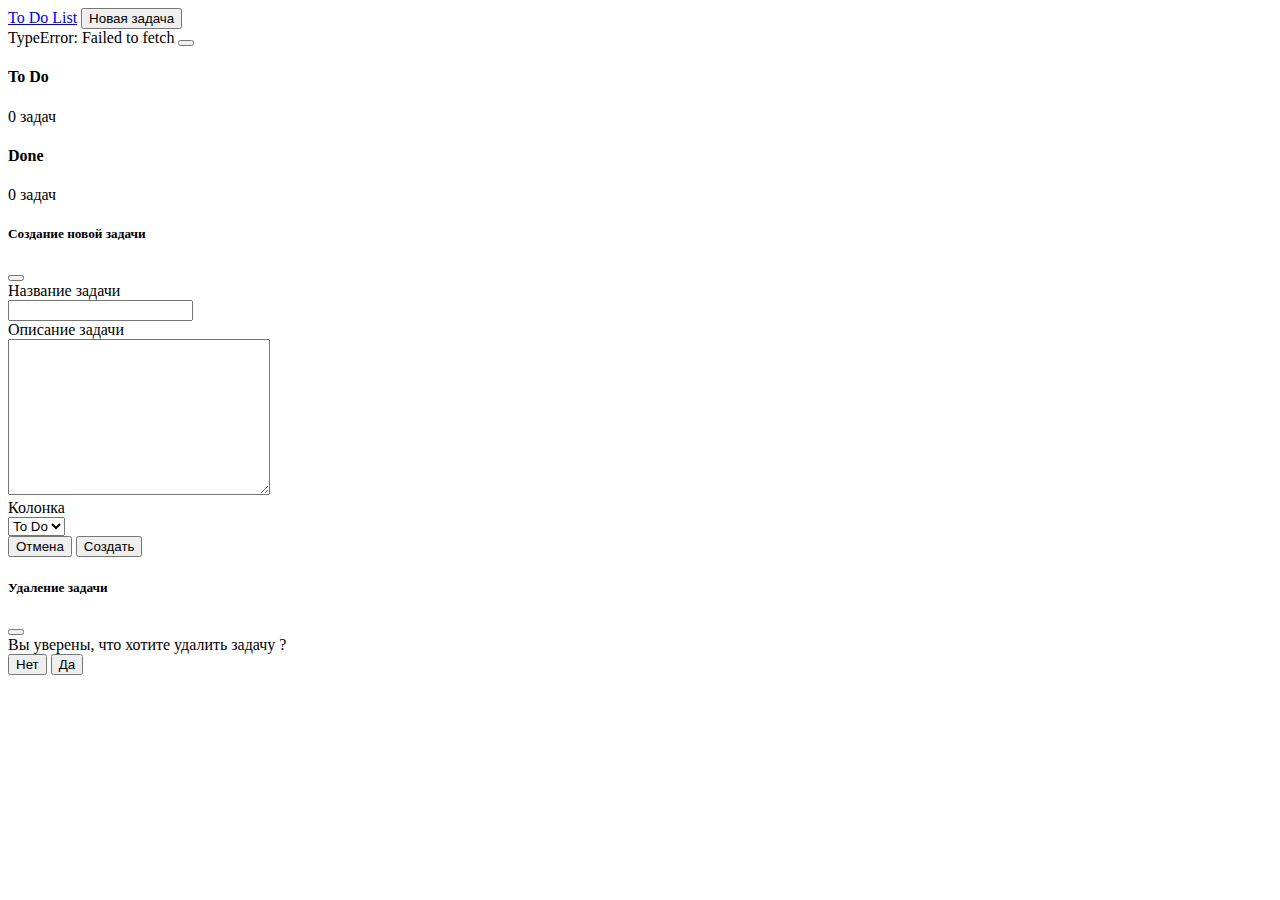
<file: 5/index.html>
<!doctype html>
<html lang="en">

<head>
    <!-- Required meta tags -->
    <meta charset="utf-8">
    <meta name="viewport" content="width=device-width, initial-scale=1">

    <!-- Bootstrap CSS -->
    <link href="https://cdn.jsdelivr.net/npm/bootstrap@5.1.3/dist/css/bootstrap.min.css" rel="stylesheet"
        integrity="sha384-1BmE4kWBq78iYhFldvKuhfTAU6auU8tT94WrHftjDbrCEXSU1oBoqyl2QvZ6jIW3" crossorigin="anonymous">

    <link rel="stylesheet" href="https://stackpath.bootstrapcdn.com/font-awesome/4.7.0/css/font-awesome.min.css">

    <link rel="stylesheet" href="styles.css">

    <title>To Do List</title>
</head>

<body>
    <header>
        <nav class="navbar navbar-dark bg-dark">
            <div class="container">
                <a class="navbar-brand" href="#">To Do List</a>
                <button class="btn btn-success" data-bs-toggle="modal" data-bs-target="#task-modal"
                    data-action="create">Новая задача</button>
            </div>
        </nav>
    </header>

    <main>
        <div class="container">
            <div class="alerts my-3">
            </div>

            <div class="row">
                <div class="col-md-6 mb-3">
                    <div class="card">
                        <div class="card-header">
                            <h4 class="mb-0">To Do</h4>
                        </div>
                        <div class="card-body p-0">
                            <ul id="to-do-list" class="list-group list-group-flush">
                            </ul>
                        </div>
                        <div class="card-footer">
                            <span class="badge bg-primary tasks-counter">0</span> <span class="text-muted">задач</span>
                        </div>
                    </div>
                </div>

                <div class="col-md-6 mb-3">
                    <div class="card">
                        <div class="card-header">
                            <h4 class="mb-0">Done</h4>
                        </div>
                        <div class="card-body p-0">
                            <ul id="done-list" class="list-group list-group-flush">
                            </ul>
                        </div>
                        <div class="card-footer">
                            <span class="badge bg-primary tasks-counter">0</span> <span class="text-muted">задач</span>
                        </div>
                    </div>
                </div>
            </div>
        </div>
    </main>

    <!-- Modal -->
    <div class="modal fade" id="task-modal" tabindex="-1" aria-labelledby="exampleModalLabel" aria-hidden="true">
        <div class="modal-dialog modal-lg modal-dialog-centered">
            <div class="modal-content">
                <div class="modal-header">
                    <h5 class="modal-title" id="exampleModalLabel">Создание новой задачи</h5>
                    <button type="button" class="btn-close" data-bs-dismiss="modal" aria-label="Close"></button>
                </div>
                <div class="modal-body">
                    <form>
                        <div class="mb-3 row">
                            <label for="name" class="col-md-3 col-form-label">Название задачи</label>
                            <div class="col-md-9">
                                <input type="text" name="name" id="name" class="form-control">
                            </div>
                        </div>
                        <div class="mb-3 row">
                            <label for="description" class="col-md-3 col-form-label">Описание задачи</label>
                            <div class="col-md-9">
                                <textarea name="description" id="description" cols="30" rows="10"
                                    class="form-control"></textarea>
                            </div>
                        </div>
                        <div class="mb-3 row">
                            <label for="column" class="col-md-3 col-form-label">Колонка</label>
                            <div class="col-md-9">
                                <select name="column" id="column" class="form-control">
                                    <option value="to-do">To Do</option>
                                    <option value="done">Done</option>
                                </select>
                            </div>
                        </div>
                        <input type="hidden" name="action">
                        <input type="hidden" name="task-id">
                    </form>

                </div>
                <div class="modal-footer">
                    <button type="button" class="btn btn-secondary" data-bs-dismiss="modal">Отмена</button>
                    <button type="button" class="btn btn-primary action-task-btn"
                        data-bs-dismiss="modal">Создать</button>
                </div>
            </div>
        </div>
    </div>

    <!-- Remove modal -->
    <div class="modal fade" id="remove-task-modal" tabindex="-1" aria-labelledby="exampleModalLabel" aria-hidden="true">
        <div class="modal-dialog modal-dialog-centered">
            <div class="modal-content">
                <div class="modal-header">
                    <h5 class="modal-title">Удаление задачи</h5>
                    <button type="button" class="btn-close" data-bs-dismiss="modal" aria-label="Close"></button>
                </div>
                <div class="modal-body">
                    <form>
                        <input type="hidden" name="task-id">
                    </form>
                    Вы уверены, что хотите удалить задачу <span class="task-name"></span>?
                </div>
                <div class="modal-footer">
                    <button type="button" class="btn btn-secondary" data-bs-dismiss="modal">Нет</button>
                    <button type="button" data-bs-dismiss="modal" class="btn btn-danger delete-task-btn">Да</button>
                </div>
            </div>
        </div>
    </div>

    <!-- Templates -->

    <template id="alert-template">
        <div class="alert alert-success alert-dismissible fade show" role="alert">
            <span class="msg">
                <strong>Holy guacamole!</strong> You should check in on some of those fields below.
            </span>
            <button type="button" class="btn-close" data-bs-dismiss="alert" aria-label="Close"></button>
        </div>
    </template>

    <template id="task-template">
        <li class="task list-group-item d-flex">
            <div class="me-auto">
                <span class="task-name">Название задачи</span>
                <span class="task-description d-none">Описание задачи</span>
            </div>
            <div class="actions invisible">
                <a class="move-btn move-to-do" title="Переместить в колонку To Do">
                    <i class="fas fa-arrow-left"></i>
                </a>
                <a data-bs-toggle="modal" data-bs-target="#task-modal" data-action="show" title="Посмотреть">
                    <i class="fas fa-eye"></i>
                </a>
                <a data-bs-toggle="modal" data-bs-target="#task-modal" data-action="edit" title="Редактировать">
                    <i class="fas fa-edit"></i>
                </a>
                <a data-bs-toggle="modal" data-bs-target="#remove-task-modal" title="Удалить">
                    <i class="fas fa-trash-o"></i>
                </a>
                <a class="move-btn move-done" title="Переместить в колонку Done">
                    <i class="fas fa-arrow-right"></i>
                </a>
            </div>
        </li>
    </template>



    <script src="https://cdn.jsdelivr.net/npm/bootstrap@5.1.3/dist/js/bootstrap.bundle.min.js"
        integrity="sha384-ka7Sk0Gln4gmtz2MlQnikT1wXgYsOg+OMhuP+IlRH9sENBO0LRn5q+8nbTov4+1p"
        crossorigin="anonymous"></script>

    <script defer src="main.js"></script>

</body>

</html>
</file>
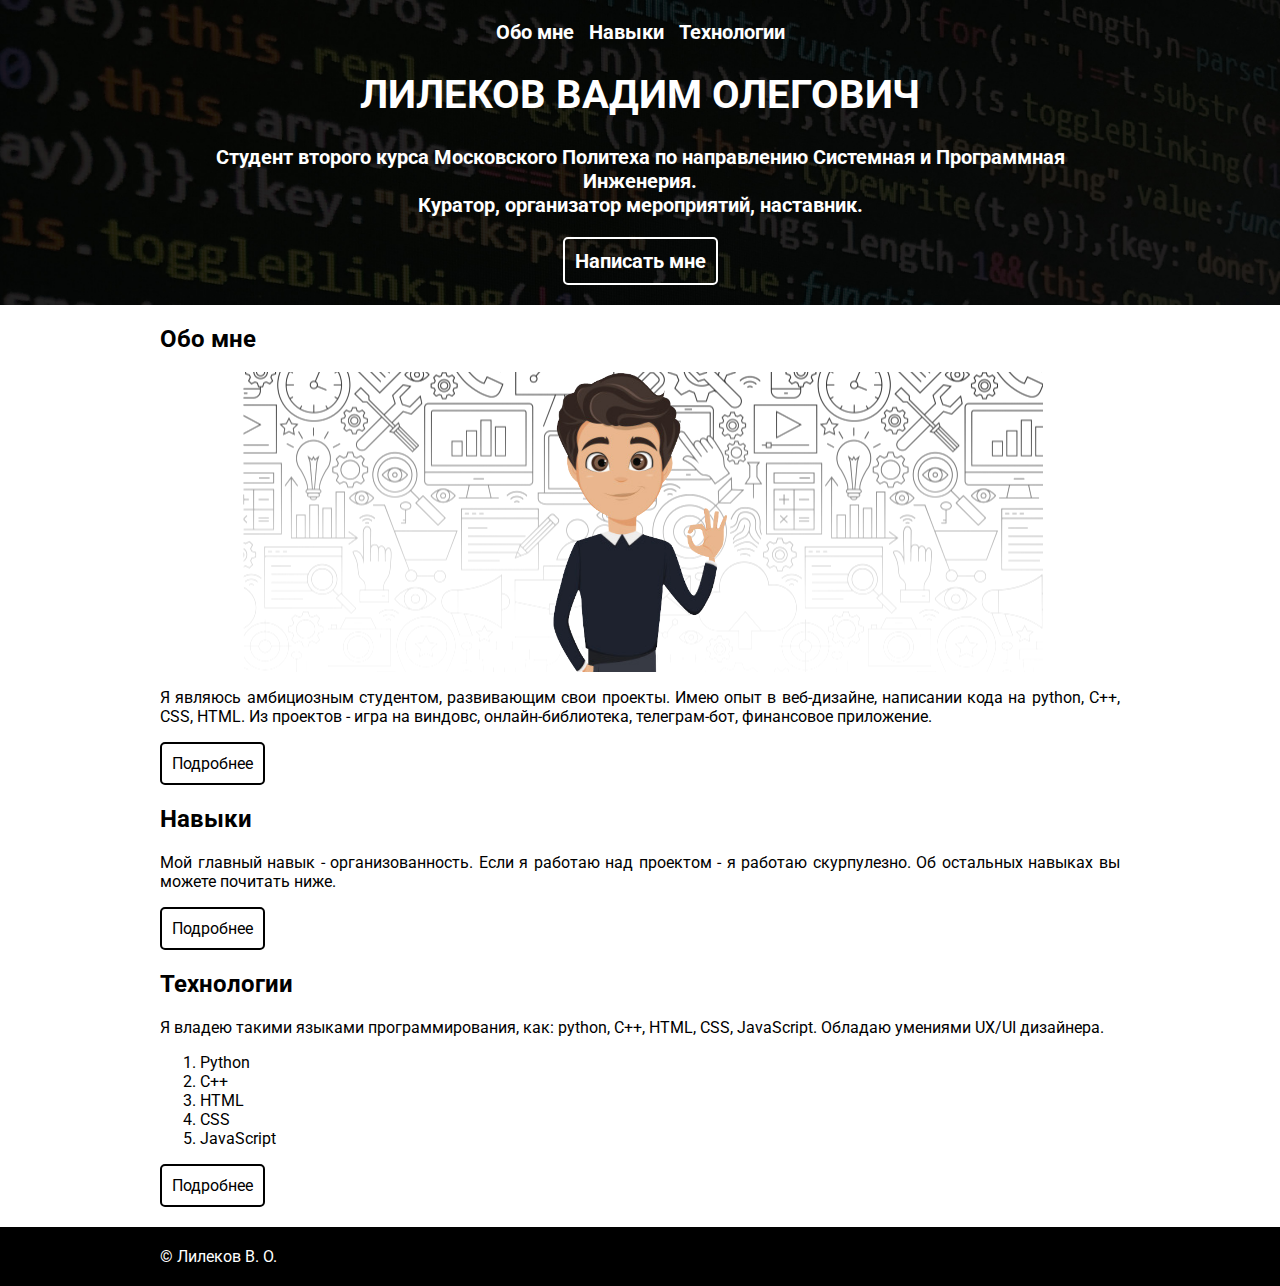
<file: lab1/index.html>
<!DOCTYPE html>
<html lang="ru">

<head>
    <meta charset="utf-8">
    <title>Разработчик сайтов</title>
    <link rel="preconnect" href="https://fonts.googleapis.com">
    <link rel="preconnect" href="https://fonts.gstatic.com" crossorigin>
    <link href="https://fonts.googleapis.com/css2?family=Roboto:wght@400;700&display=swap" rel="stylesheet">
    <link rel="stylesheet" href="style.css">
</head>

<body>
    <header class="header">
        <div class="container">
            <nav class="main-menu">
                <ul class="text-center">
                    <li><a href="#about">Обо мне</a></li>
                    <li><a href="#skills">Навыки</a></li>
                    <li><a href="#technologies">Технологии</a></li>
                </ul>
            </nav>
            <div class="text-center">
                <h1 class="text-upper">Лилеков Вадим Олегович</h1>
                <p class="text-center">
                    Студент второго курса Московского Политеха по направлению Системная и Программная Инженерия. <br>
                    Куратор, организатор мероприятий, наставник.
                </p>
                <a class="btn-white btn" href="mailto:vokelilekov@gmail.com">Написать мне</a>
            </div>
        </div>
    </header>

    <main>
        <div class="container">
            <section id="about">
                <h2>Обо мне</h2>

                <figure class="avatar">
                    <img src="images/person.png" alt="Person">
                </figure>

                <p>
                    Я являюсь амбициозным студентом, развивающим свои проекты. Имею опыт в веб-дизайне, написании кода
                    на python, C++, CSS, HTML.
                    Из проектов - игра на виндовс, онлайн-библиотека, телеграм-бот, финансовое приложение.
                </p>

                <a class="btn" href="about.html">Подробнее</a>
            </section>

            <section id="skills">
                <h2>Навыки</h2>

                <p>
                    Мой главный навык - организованность. Если я работаю над проектом - я работаю скурпулезно.
                    Об остальных навыках вы можете почитать ниже.
                </p>

                <a class="btn" href="skills.html">Подробнее</a>
            </section>

            <section id="technologies">
                <h2>Технологии</h2>

                <p>
                    Я владею такими языками программирования, как: python, C++, HTML, CSS, JavaScript. Обладаю умениями
                    UX/UI дизайнера.
                </p>

                <ol>
                    <li>Python</li>
                    <li>C++</li>
                    <li>HTML</li>
                    <li>CSS</li>
                    <li>JavaScript</li>
                </ol>
                <a class="btn" href="techologies.html">Подробнее</a>
            </section>
        </div>
    </main>

    <footer class="footer">
        <div class="container">
            &copy; Лилеков В. О.
        </div>
    </footer>
</body>

</html>
</file>
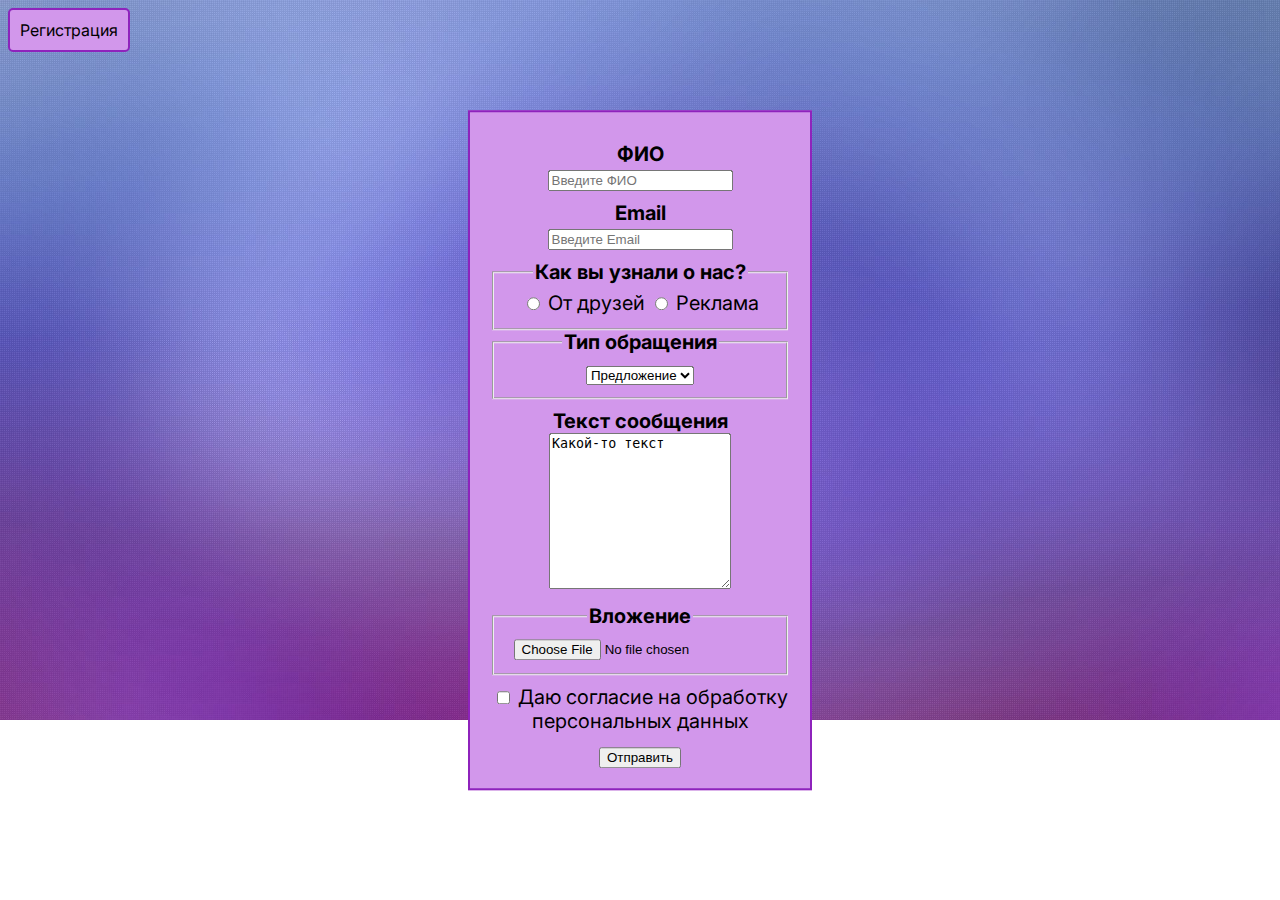
<file: lab2/index.html>
<!DOCTYPE html>
<html lang="ru">

<head>
    <meta charset="UTF-8">
    <meta name="viewport" content="width=device-width, initial-scale=1.0">
    <link rel="preconnect" href="https://fonts.googleapis.com">
    <link rel="preconnect" href="https://fonts.gstatic.com" crossorigin>
    <link href="https://fonts.googleapis.com/css2?family=Inter&display=swap" rel="stylesheet">
    <link rel="stylesheet" href="index.css">
    <title>Форма обратной связи</title>
</head>

<body class="background">
    <header>
        <a class="btn" href="auth.html">Регистрация</a>
    </header>
    <div class="container">
        <form action="https://httpbin.org/post" method="post">
            <div class="form-group">
                <label class="label" for="fio">ФИО</label>
                <input type="text" id="fio" name="fio" placeholder="Введите ФИО">
            </div>
            <div class="form-group">
                <label class="label" for="email">Email</label>
                <input type="email" id="email" name="email" placeholder="Введите Email">
            </div>
            <fieldset>
                <legend class="label">Как вы узнали о нас?</legend>
                <input type="radio" name="source" id="friends" value="friends">
                <label for="friends">От друзей</label>
                <input type="radio" name="source" id="fun" value="fun">
                <label for="fun">Реклама</label>
            </fieldset>
            <fieldset>
                <legend class="label">Тип обращения</legend>
                <select name="type" id="type">
                    <option value="positive">Предложение</option>
                    <option value="negative">Жалоба</option>
                </select>
            </fieldset>
            <div class="form-group">
                <label class="label" for="message">Текст сообщения</label>
                <textarea name="message" id="message" cols="20" rows="10">Какой-то текст</textarea>
            </div>
            <fieldset>
                <legend class="label">Вложение</legend>
                <input name="file" type="file">
            </fieldset>
            <div class="form-group">
                <input type="checkbox" name="agree" id="agree">
                <label for="agree">Даю согласие на обработку персональных данных</label>
            </div>
            <button type="submit">Отправить</button>
        </form>
    </div>
</body>

</html>
</file>
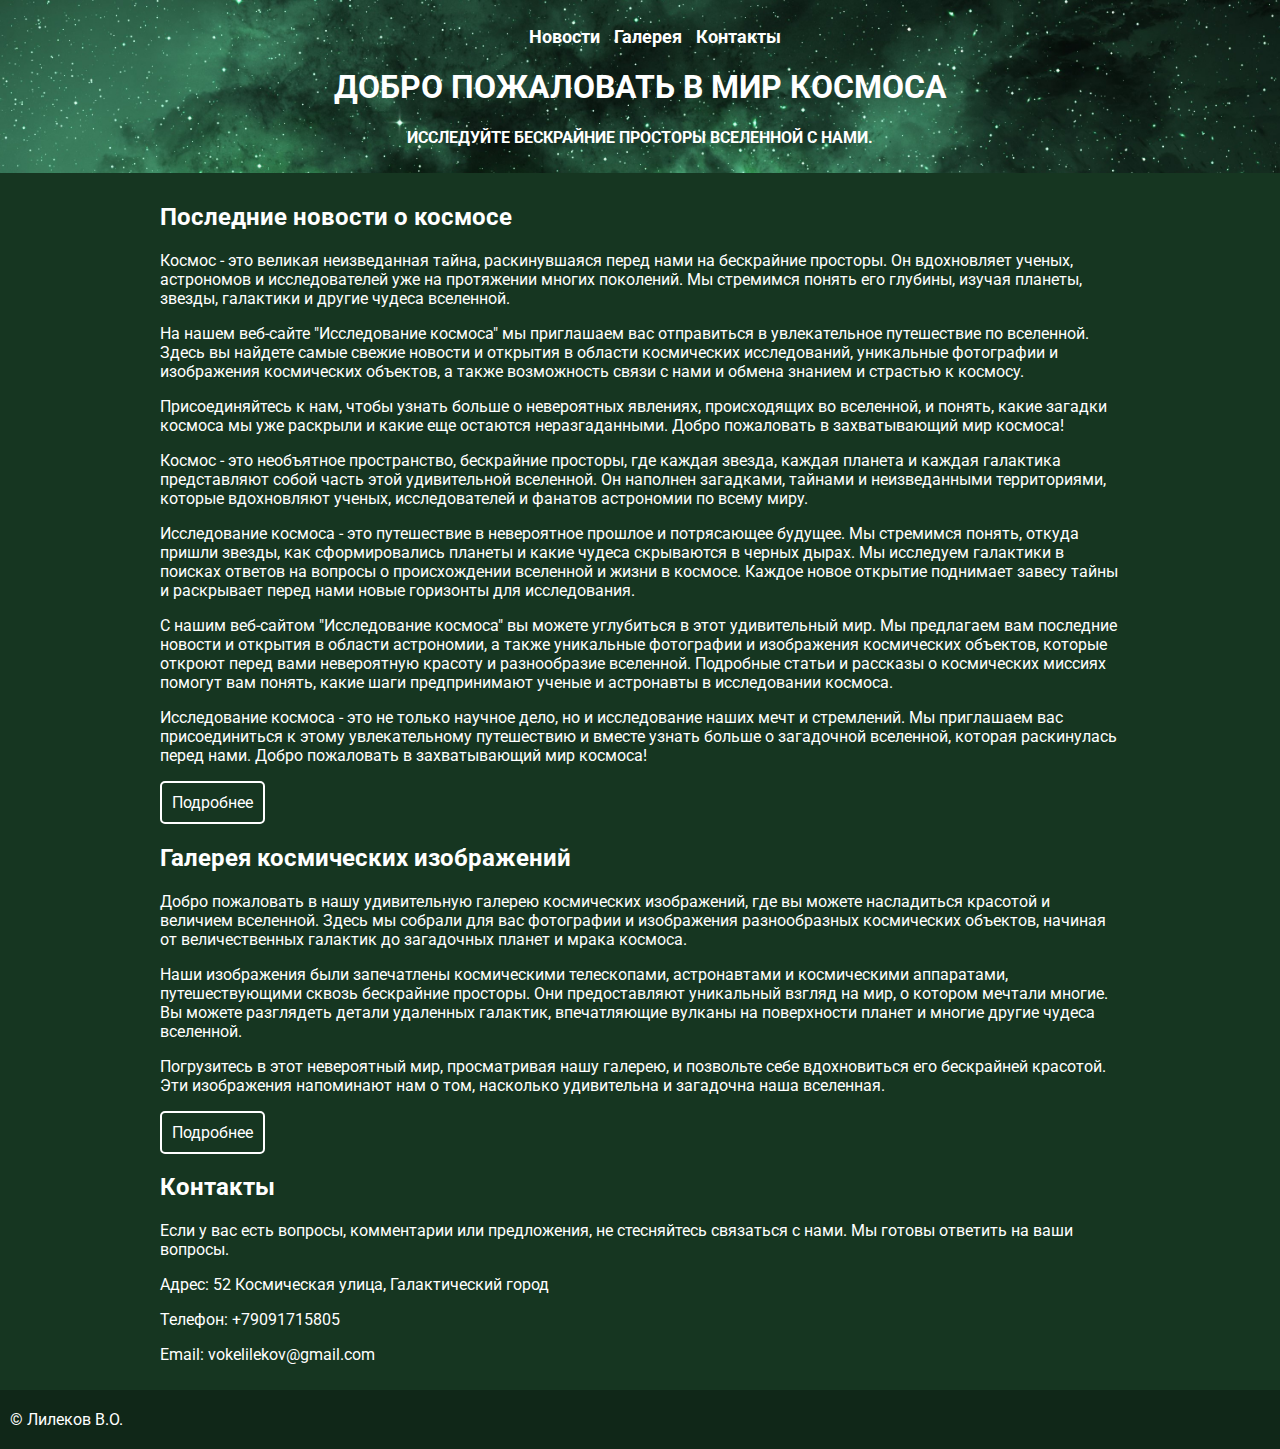
<file: lab3/index.html>
<!DOCTYPE html>
<html lang="ru">

<head>
    <meta charset="UTF-8">
    <meta name="viewport" content="width=device-width, initial-scale=1.0">
    <title>Космотех</title>
    <link rel="preconnect" href="https://fonts.googleapis.com">
    <link rel="preconnect" href="https://fonts.gstatic.com" crossorigin>
    <link href="https://fonts.googleapis.com/css2?family=Roboto:wght@400;700&display=swap" rel="stylesheet">
    <link rel="stylesheet" href="style.css">
    <link rel="stylesheet" href="print.css" media="print">
</head>

<body>
    <header>
        <div class="text-center">
            <nav>
                <ul>
                    <li><a href="#новости">Новости</a></li>
                    <li><a href="#галерея">Галерея</a></li>
                    <li><a href="#контакты">Контакты</a></li>
                </ul>
            </nav>
            <div class="text-center up">
                <h1>Добро пожаловать в мир космоса</h1>
                <p>Исследуйте бескрайние просторы вселенной с нами.</p>
            </div>
        </div>
    </header>

    <main>
        <div>
            <section id="новости">
                <h2>Последние новости о космосе</h2>
                <p>Космос - это великая неизведанная тайна, раскинувшаяся перед нами на бескрайние просторы. Он
                    вдохновляет
                    ученых, астрономов и исследователей уже на протяжении многих поколений. Мы стремимся понять его
                    глубины,
                    изучая планеты, звезды, галактики и другие чудеса вселенной.</p>
                <p>На нашем веб-сайте "Исследование космоса" мы приглашаем вас отправиться в увлекательное путешествие
                    по
                    вселенной. Здесь вы найдете самые свежие новости и открытия в области космических исследований,
                    уникальные фотографии и изображения космических объектов, а также возможность связи с нами и обмена
                    знанием и страстью к космосу.</p>
                <p>Присоединяйтесь к нам, чтобы узнать больше о невероятных явлениях, происходящих во вселенной, и
                    понять,
                    какие загадки космоса мы уже раскрыли и какие еще остаются неразгаданными. Добро пожаловать в
                    захватывающий мир космоса!</p>
                <p>Космос - это необъятное пространство, бескрайние просторы, где каждая звезда, каждая планета и каждая
                    галактика представляют собой часть этой удивительной вселенной. Он наполнен загадками, тайнами и
                    неизведанными территориями, которые вдохновляют ученых, исследователей и фанатов астрономии по всему
                    миру.</p>
                <p>Исследование космоса - это путешествие в невероятное прошлое и потрясающее будущее. Мы стремимся
                    понять,
                    откуда пришли звезды, как сформировались планеты и какие чудеса скрываются в черных дырах. Мы
                    исследуем
                    галактики в поисках ответов на вопросы о происхождении вселенной и жизни в космосе. Каждое новое
                    открытие поднимает завесу тайны и раскрывает перед нами новые горизонты для исследования.</p>
                <p>С нашим веб-сайтом "Исследование космоса" вы можете углубиться в этот удивительный мир. Мы предлагаем
                    вам
                    последние новости и открытия в области астрономии, а также уникальные фотографии и изображения
                    космических объектов, которые откроют перед вами невероятную красоту и разнообразие вселенной.
                    Подробные
                    статьи и рассказы о космических миссиях помогут вам понять, какие шаги предпринимают ученые и
                    астронавты
                    в исследовании космоса.</p>
                <p>Исследование космоса - это не только научное дело, но и исследование наших мечт и стремлений. Мы
                    приглашаем вас присоединиться к этому увлекательному путешествию и вместе узнать больше о загадочной
                    вселенной, которая раскинулась перед нами. Добро пожаловать в захватывающий мир космоса!</p>

                <a class="btn" href="news.html">Подробнее</a>
            </section>

            <section id="галерея">
                <h2>Галерея космических изображений</h2>
                <p>Добро пожаловать в нашу удивительную галерею космических изображений, где вы можете насладиться
                    красотой
                    и величием вселенной. Здесь мы собрали для вас фотографии и изображения разнообразных космических
                    объектов, начиная от величественных галактик до загадочных планет и мрака космоса.</p>
                <p>Наши изображения были запечатлены космическими телескопами, астронавтами и космическими аппаратами,
                    путешествующими сквозь бескрайние просторы. Они предоставляют уникальный взгляд на мир, о котором
                    мечтали многие. Вы можете разглядеть детали удаленных галактик, впечатляющие вулканы на поверхности
                    планет и многие другие чудеса вселенной.</p>
                <p>Погрузитесь в этот невероятный мир, просматривая нашу галерею, и позвольте себе вдохновиться его
                    бескрайней красотой. Эти изображения напоминают нам о том, насколько удивительна и загадочна наша
                    вселенная.</p>
                <a class="btn" href="photos.html">Подробнее</a>
            </section>

            <section id="контакты">
                <h2>Контакты</h2>
                <p>Если у вас есть вопросы, комментарии или предложения, не стесняйтесь связаться с нами. Мы готовы
                    ответить
                    на ваши вопросы.</p>
                <p>Адрес: 52 Космическая улица, Галактический город</p>
                <p>Телефон: +79091715805</p>
                <p>Email: vokelilekov@gmail.com</p>
            </section>
        </div>
    </main>

    <footer>
        &copy; Лилеков В.О.
    </footer>
</body>

</html>
</file>
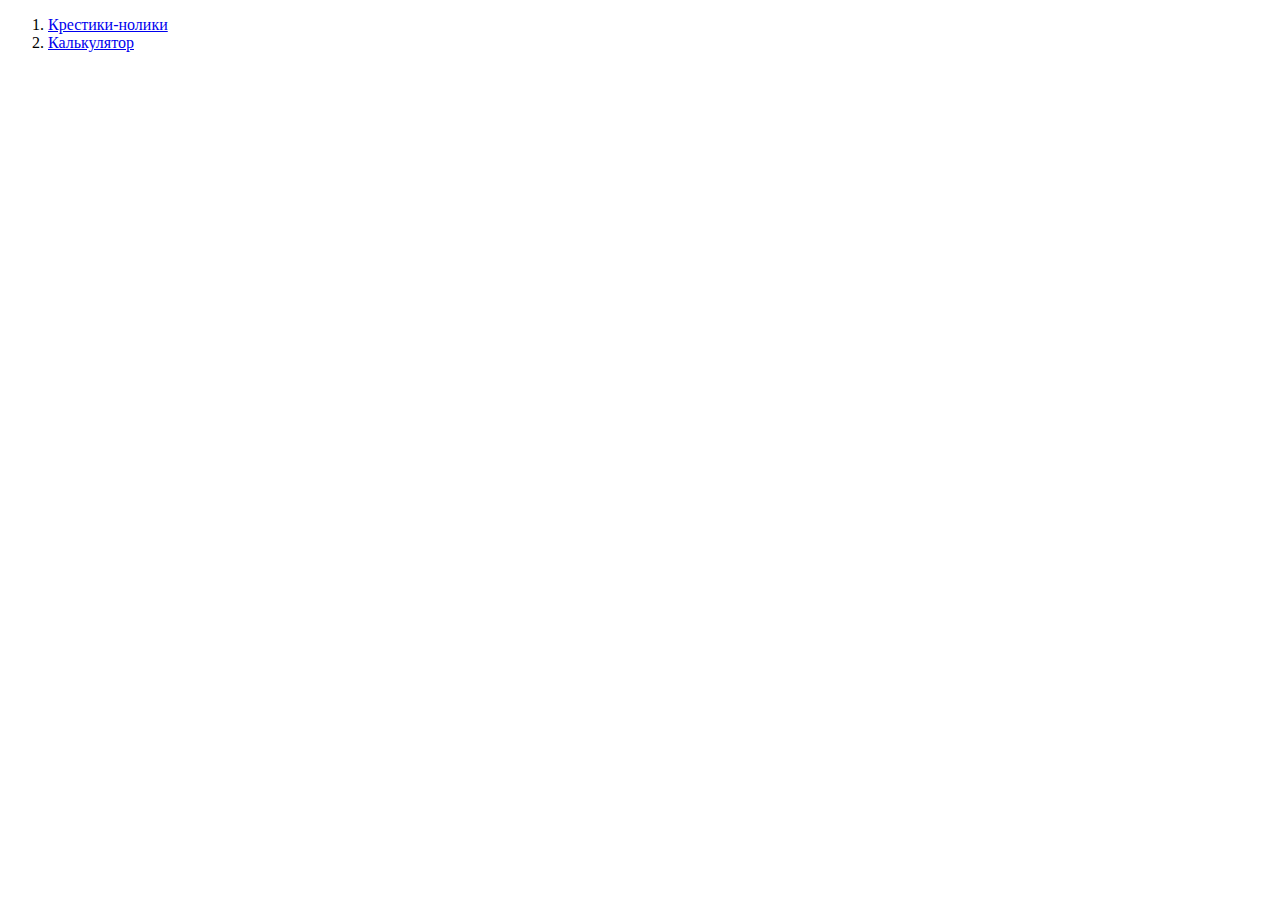
<file: lab4/index.html>
<!DOCTYPE html>
<html lang="ru">
<head>
    <meta charset="UTF-8">
    <meta name="viewport" content="width=device-width, initial-scale=1.0">
    <title>Лабораторная работа № 4 | ОВТ</title>
</head>
<body>
    <ol>
        <li>
            <a href="tic-tac-toe/index.html">Крестики-нолики</a>
        </li>
        <li>
            <a href="calc/index.html">Калькулятор</a>
        </li>
    </ol>
</body>
</html>
</file>
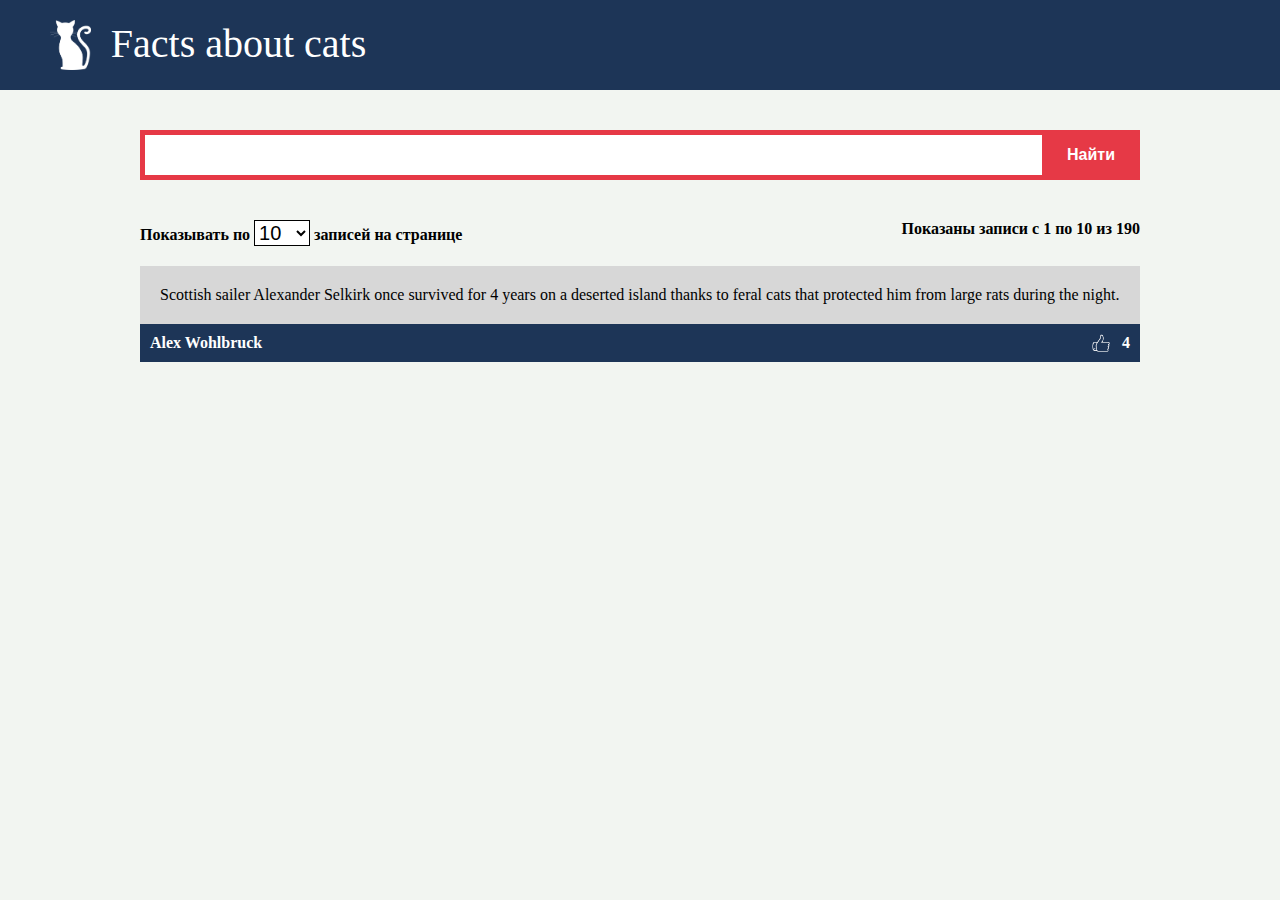
<file: lab5/index.html>
<!DOCTYPE html>
<html lang="en">

<head>
    <meta charset="UTF-8" />
    <meta name="viewport" content="width=device-width, initial-scale=1.0" />
    <title>Cats facts</title>
    <link rel="stylesheet" href="styles.css" />
</head>

<body>
    <header class="header">
        <nav>
            <img class="logo" src="images/cat_white.png" />
            <div class="title">Facts about cats</div>
        </nav>
    </header>
    <main>
        <div class="container">
            <div class="search-form">
                <div class="search-content">
                    <input type="text" class="search-field" />
                    <div class="request-hints"></div>
                </div>
                <button class="search-btn">Найти</button>
            </div>
            <div class="pagination-info">
                <span>
                    Показывать по
                    <select name="per-page" class="per-page-btn">
                        <option>5</option>
                        <option selected>10</option>
                        <option>15</option>
                        <option>20</option>
                        <option>25</option>
                        <option>50</option>
                        <option>100</option>
                    </select>
                    записей на странице
                </span>
                <span class="current-interval-info">
                    Показаны записи с
                    <span class="current-interval-start">1</span> по
                    <span class="current-interval-end">10</span> из
                    <span class="total-count">190</span>
                </span>
            </div>
            <div class="facts-list" data-url="http://cat-facts-api.std-900.ist.mospolytech.ru/facts">
                <div class="facts-list-item">
                    <div class="item-content">
                        Scottish sailer Alexander Selkirk once survived for
                        4 years on a deserted island thanks to feral cats
                        that protected him from large rats during the night.
                    </div>
                    <div class="item-footer">
                        <div class="author-name">Alex Wohlbruck</div>
                        <div class="upvotes">4</div>
                    </div>
                </div>
            </div>
            <div class="pagination"></div>
        </div>
    </main>

    <script src="main.js" defer></script>
</body>

</html>
</file>
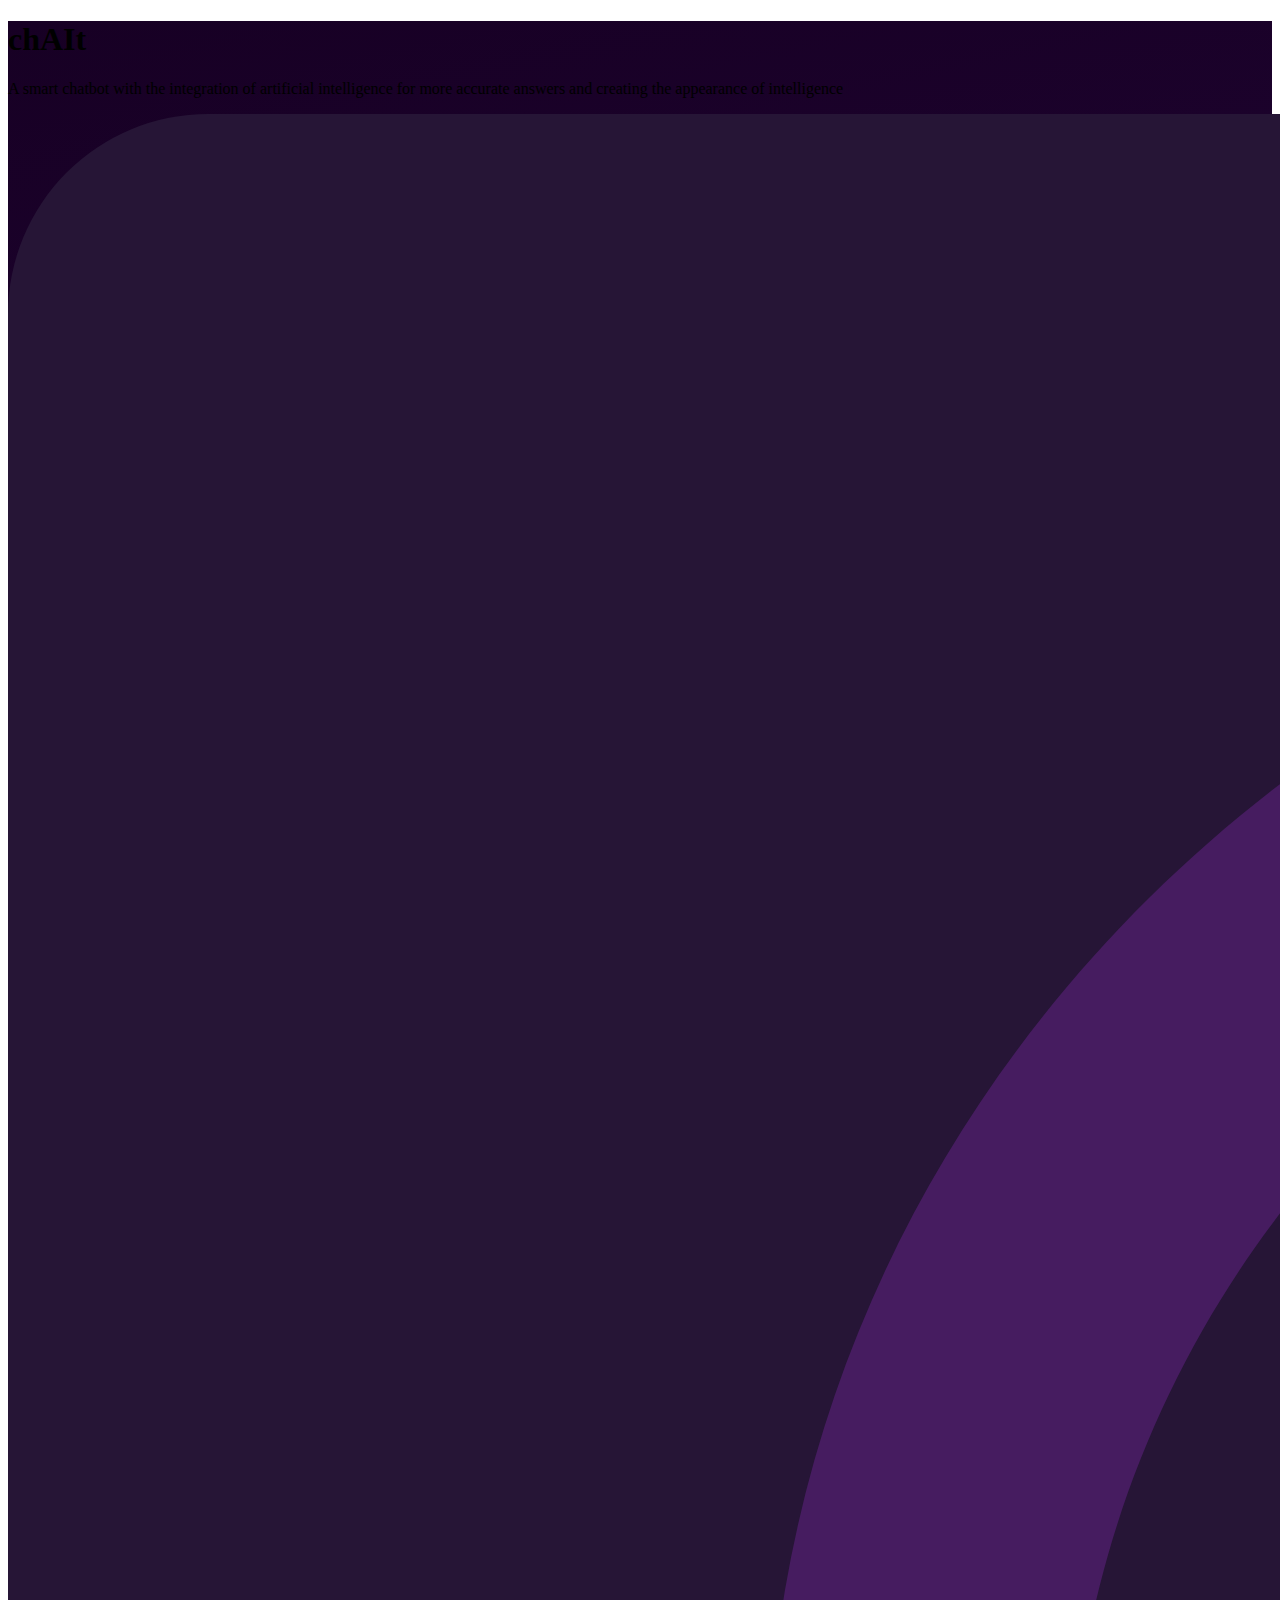
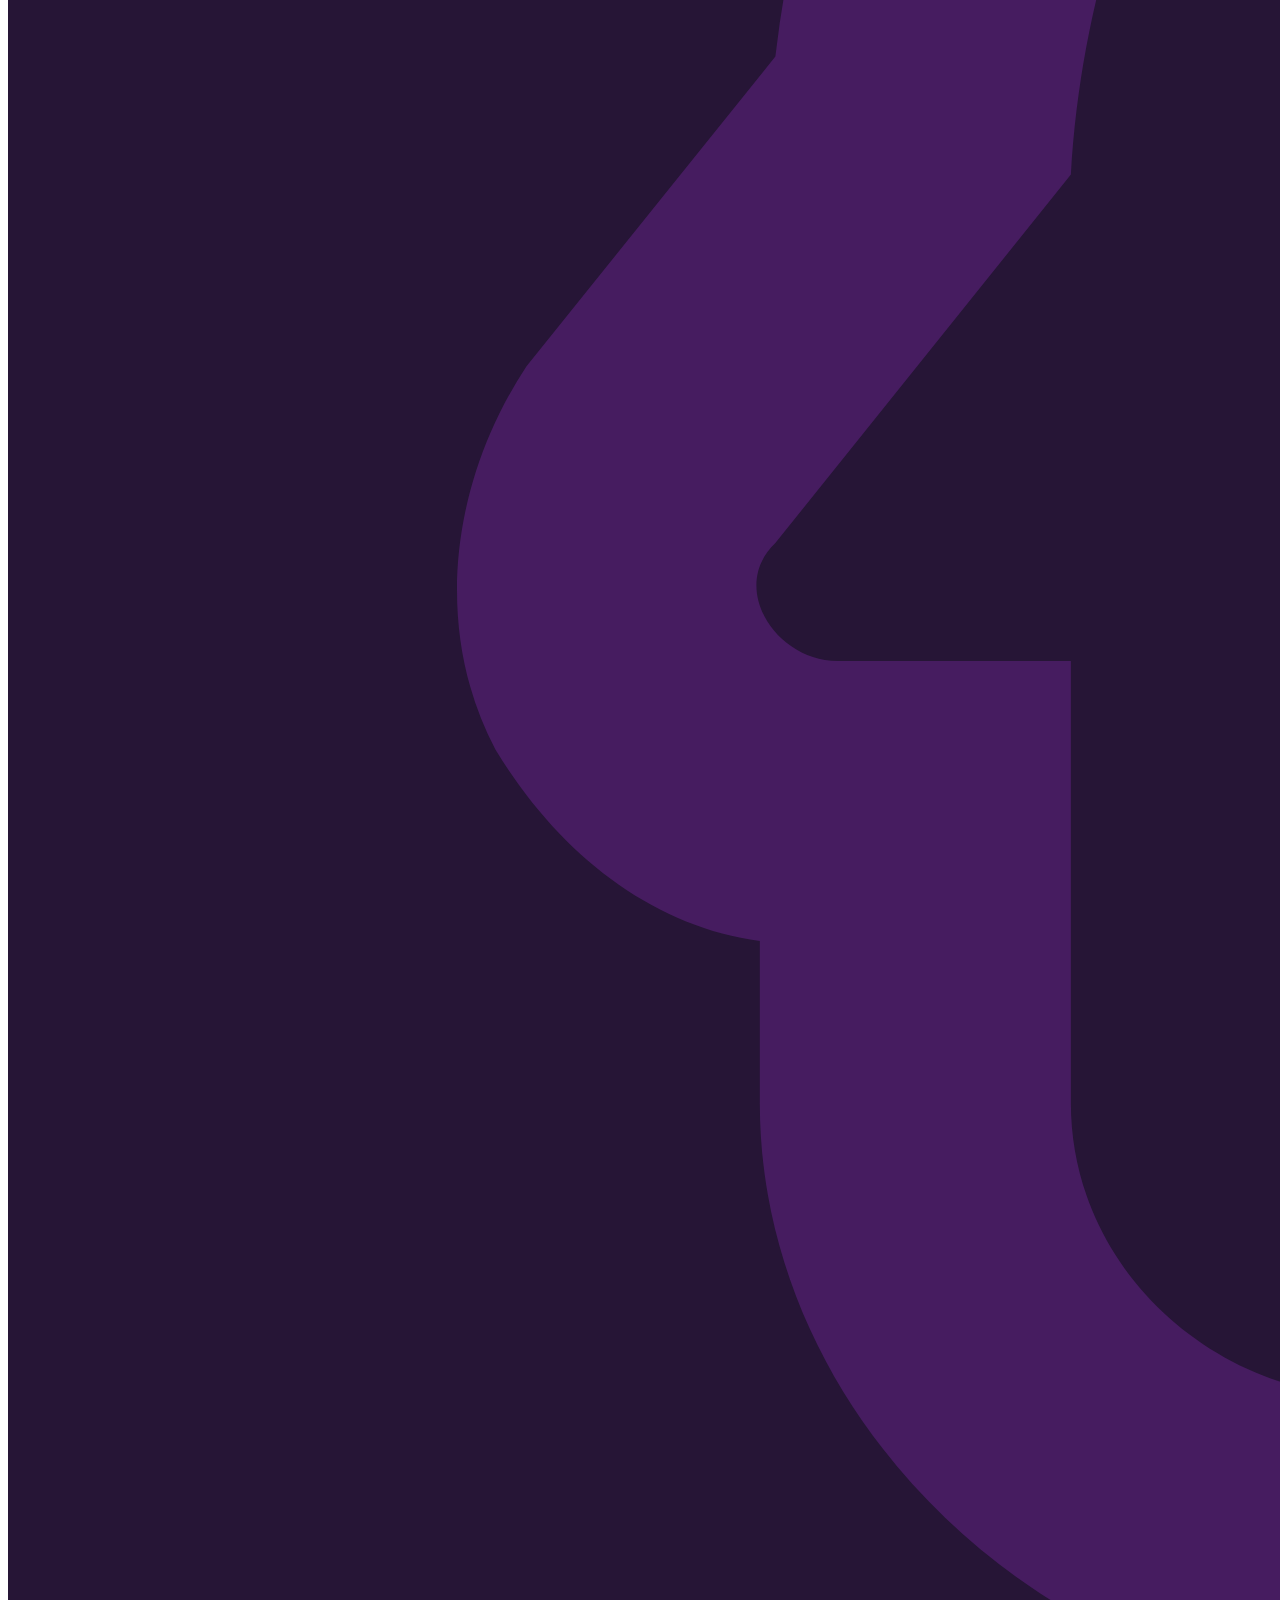
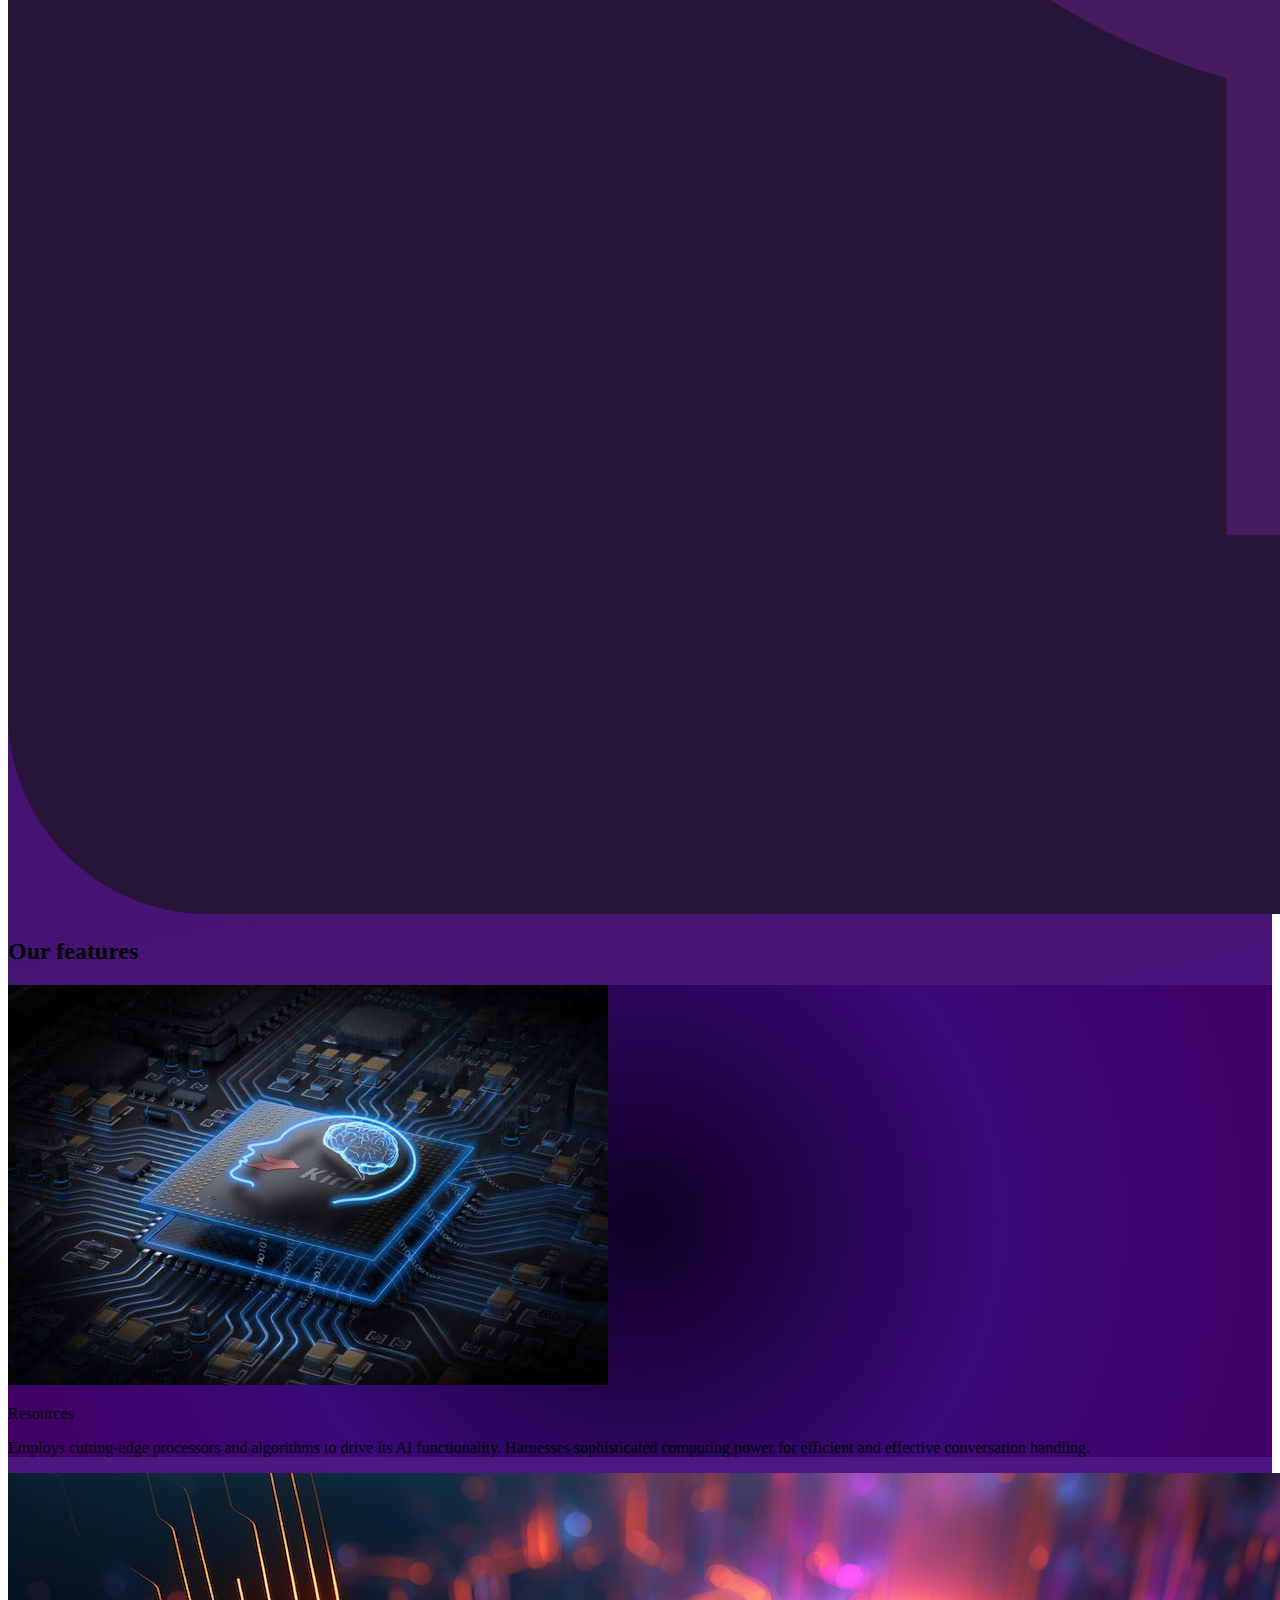
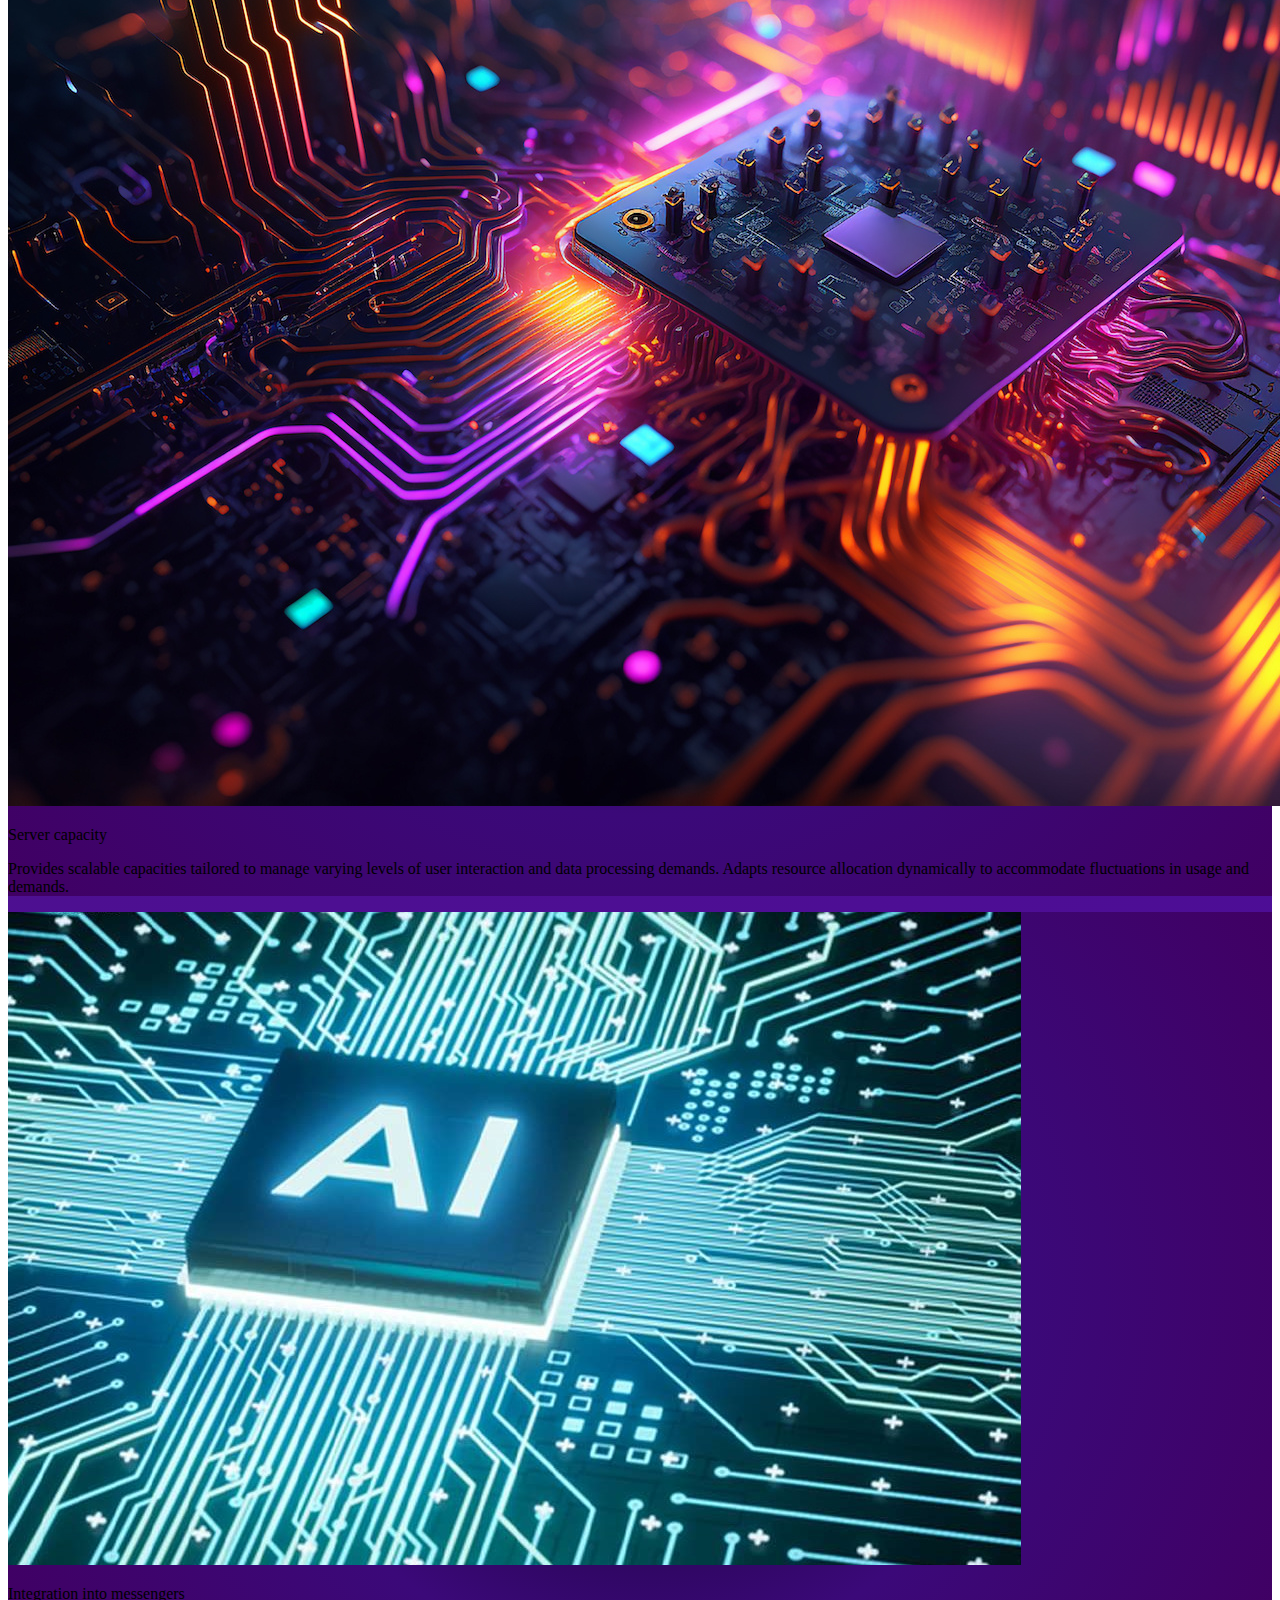
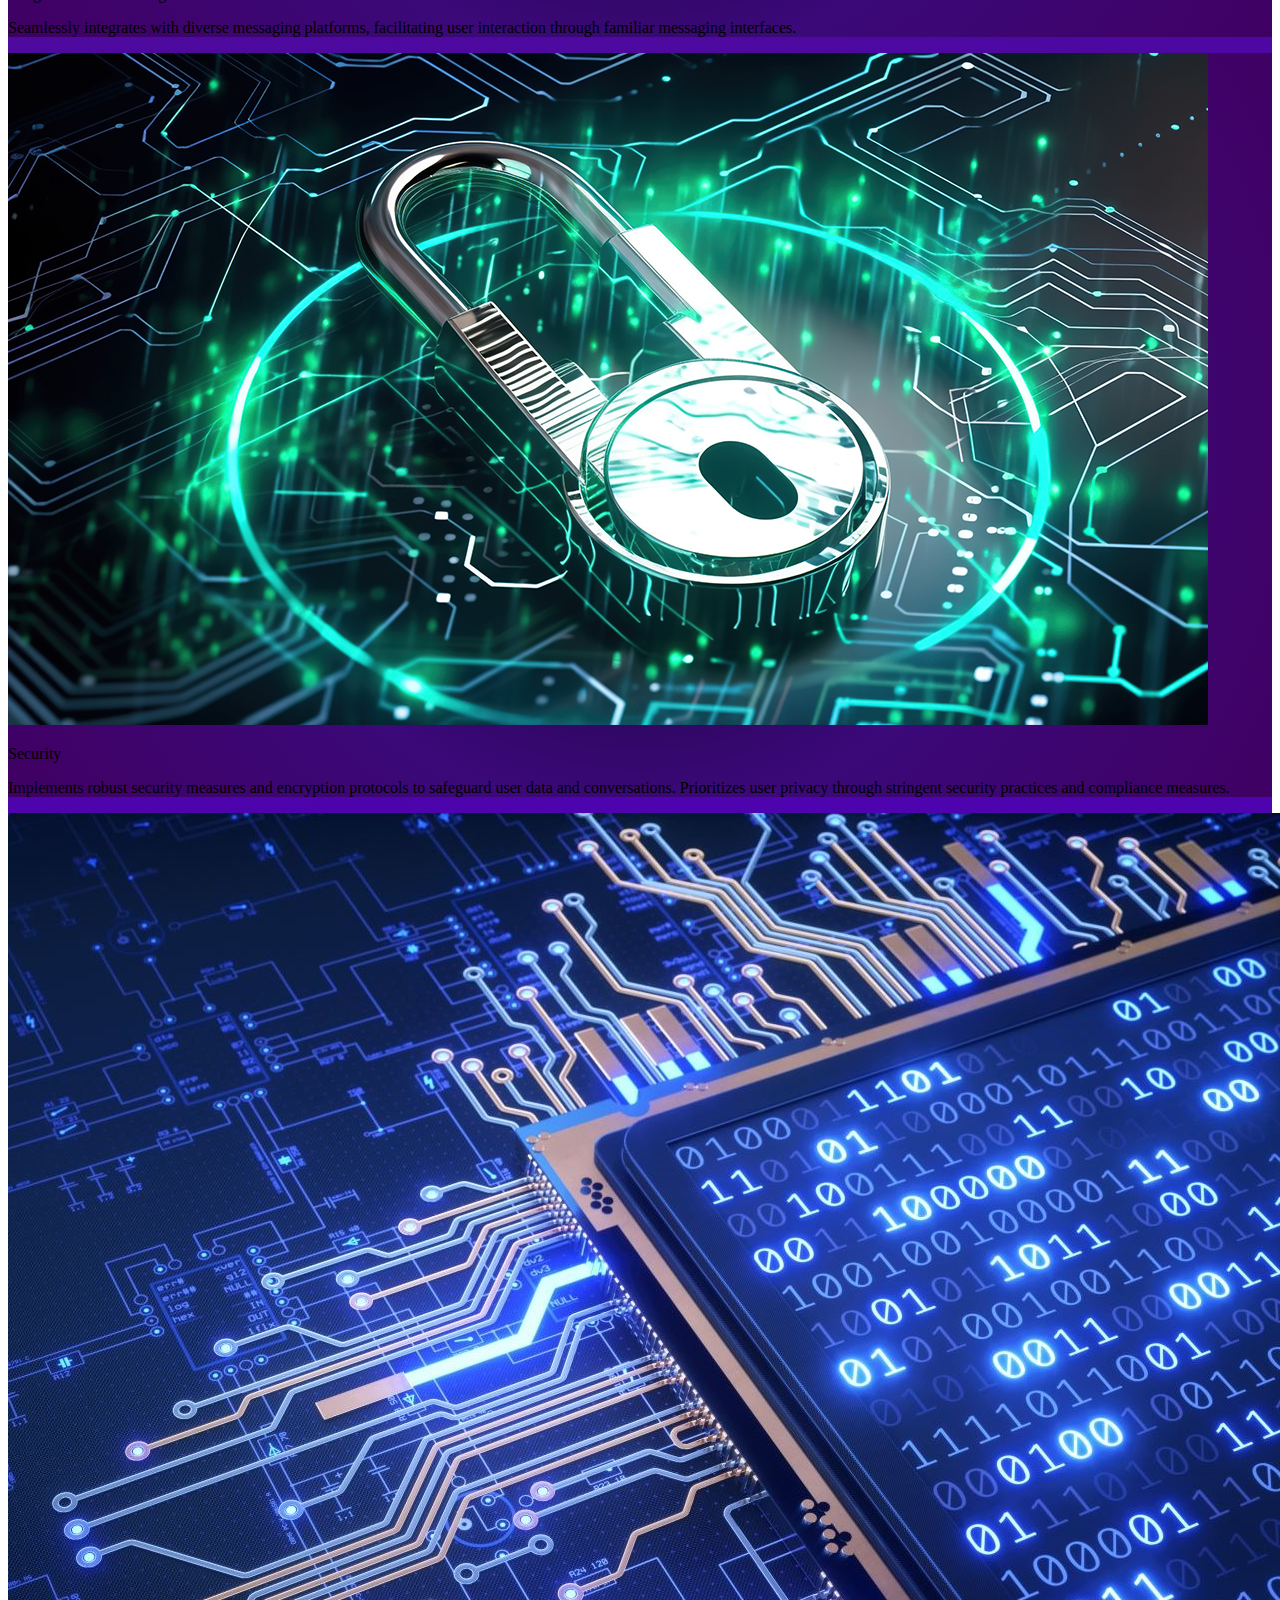
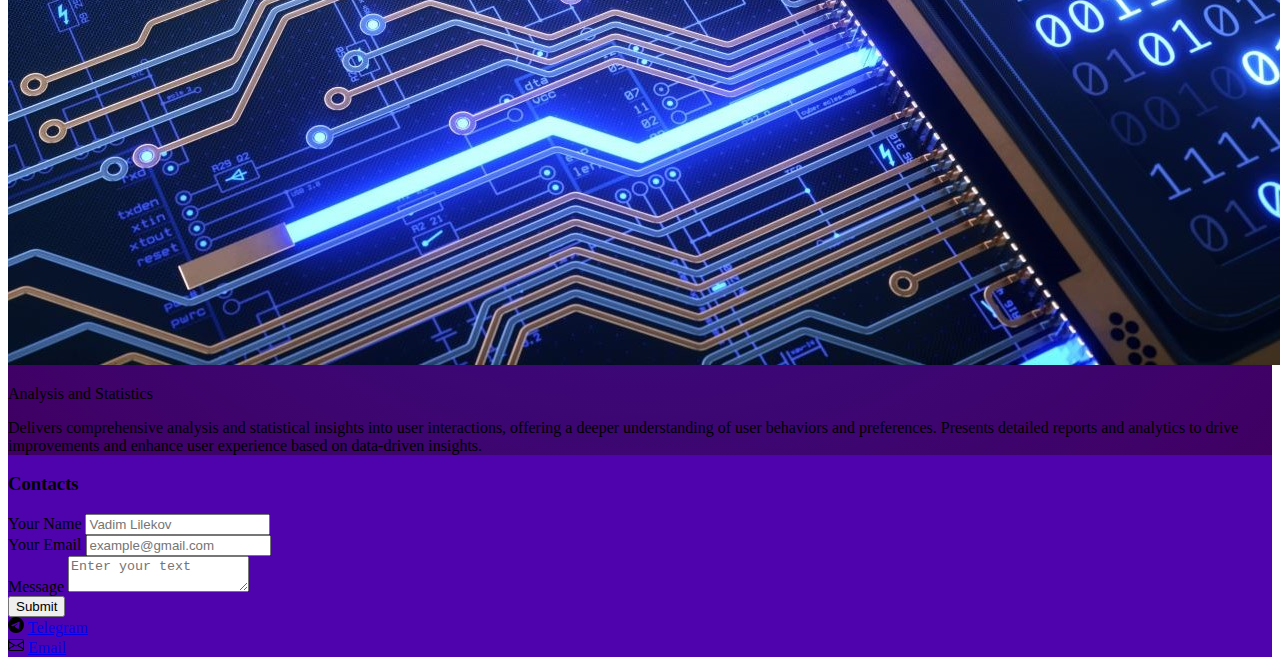
<file: lab6/index.html>
<!DOCTYPE html>
<html lang="en">

<head>
    <meta charset="utf-8" />
    <meta name="viewport" content="width=device-width, initial-scale=1" />
    <title>chAIt</title>
    <link href="https://cdn.jsdelivr.net/npm/bootstrap@5.3.2/dist/css/bootstrap.min.css" rel="stylesheet"
        integrity="sha384-T3c6CoIi6uLrA9TneNEoa7RxnatzjcDSCmG1MXxSR1GAsXEV/Dwwykc2MPK8M2HN" crossorigin="anonymous" />
    <link href="styles.css" rel="stylesheet">
</head>
<body>
    <main class="custom-bg-body py-5">
        <div class="container font-monospace">
            <div class="d-flex flex-md-row flex-column-reverse text-center align-items-center px-md-5 gap-sm-5 mb-5">
                <div class="col-md-7 my-auto text-light">
                    <h1 class="fs-1 fw-bold">chAIt</h1>
                    <p class="fs-5 fw-normal">
                        A smart chatbot with the integration of artificial intelligence for more accurate answers and
                        creating the appearance of intelligence
                    </p>
                </div>
                <div class="col-md p-2">
                    <img src="images/logo.svg" alt="Startup logo with AI robot" class="img-fluid rounded-5" />
                </div>
            </div>
            <div class="rounded-4 p-3 p-md-5 mb-5">
                <h2 class="fs-2 fw-semibold text-light mb-md-5">
                    Our features
                </h2>
                <div class="row row-cols-auto text-center row-gap-3">
                    <div class="col-lg-4 col-md-6 col-12 mx-auto">
                        <div class="card custom-text-color text-light">
                            <img src="images/cpu.jpg" alt="Resources" class="rounded-2 card-img-top" />
                            <div class="card-body">
                                <p class="card-title fw-bold fs-4">
                                    Resources
                                </p>
                                <p class="fs-5 card-text">
                                    Employs cutting-edge processors and algorithms to drive its AI functionality.
                                    Harnesses sophisticated computing power for efficient and effective conversation
                                    handling.
                                </p>
                            </div>
                        </div>
                    </div>
                    <div class="col-lg-4 col-12 col-md-6 mx-auto">
                        <div class="card custom-text-color text-light">
                            <img src="images/power.jpg" alt="Server capacity"
                                class="rounded-2 card-img-top" />
                            <div class="card-body">
                                <p class="card-title fw-bold fs-4">
                                    Server capacity
                                </p>
                                <p class="fs-5 card-text">
                                    Provides scalable capacities tailored to manage varying levels of user interaction
                                    and data processing demands.
                                    Adapts resource allocation dynamically to accommodate fluctuations in usage and
                                    demands.
                                </p>
                            </div>
                        </div>
                    </div>
                    
                    <div class="col-lg-4 col-12 col-md-6 mx-auto">
                        <div class="card custom-text-color text-light">
                            <img src="images/integration.jpg" alt="Image with  Integration into messengers"
                                class="rounded-2 card-img-top" />
                            <div class="card-body">
                                <p class="card-title fw-bold fs-4">
                                    Integration into messengers
                                </p>
                                <p class="fs-5 card-text">
                                    Seamlessly integrates with diverse messaging platforms, facilitating user
                                    interaction through familiar messaging interfaces.
                                </p>
                            </div>
                        </div>
                    </div>
                    <div class="col-lg-4 col-12 col-md-6 mx-auto">
                        <div class="card custom-text-color text-light">
                            <img src="images/security.jpg" alt="Image with  Security"
                                class="rounded-2 card-img-top" />
                            <div class="card-body">
                                <p class="card-title fw-bold fs-4">
                                    Security
                                </p>
                                <p class="fs-5 card-text">
                                    Implements robust security measures and encryption protocols to safeguard user data
                                    and conversations.
                                    Prioritizes user privacy through stringent security practices and compliance
                                    measures.
                                </p>
                            </div>
                        </div>
                    </div>
                    <div class="col-lg-4 col-12 col-md-6 mx-auto">
                        <div class="card custom-text-color text-light">
                            <img src="images/analysis.jpg" alt="Image with Analysis and Statistics"
                                class="rounded-2 card-img-top" />
                            <div class="card-body">
                                <p class="card-title fw-bold fs-4">
                                    Analysis and Statistics
                                </p>
                                <p class="fs-5 card-text">
                                    Delivers comprehensive analysis and statistical insights into user interactions,
                                    offering a deeper understanding of user behaviors and preferences.
                                    Presents detailed reports and analytics to drive improvements and enhance user
                                    experience based on data-driven insights.
                                </p>
                            </div>
                        </div>
                    </div>
                </div>
            </div>
            <div class="text-light">
                <h3 class="fs-2 fw-semibold mb-4 text-center">Contacts</h3>
                <div class="row justify-content-center gap-3 gap-md-5">
                    <form class="col-md-6 col-12 text-center">
                        <div class="mb-3">
                            <label for="name" class="form-label">Your Name</label>
                            <input type="text" class="form-control" id="name" placeholder="Vadim Lilekov" />
                        </div>
                        <div class="mb-3">
                            <label for="email" class="form-label">Your Email</label>
                            <input type="email" class="form-control" id="email" placeholder="example@gmail.com" />
                        </div>
                        <div class="mb-3">
                            <label for="message" class="form-label">Message</label>
                            <textarea class="form-control" id="message" placeholder="Enter your text"></textarea>
                        </div>
                        <button type="submit" class="btn btn-primary m-auto">
                            Submit
                        </button>
                    </form>
                    <div class="col-md-2 col-6 text-center text-md-start">
                        <div>
                            <svg xmlns="http://www.w3.org/2000/svg" width="16" height="16" fill="currentColor"
                                class="bi bi-telegram" viewBox="0 0 16 16">
                                <path
                                    d="M16 8A8 8 0 1 1 0 8a8 8 0 0 1 16 0M8.287 5.906c-.778.324-2.334.994-4.666 2.01-.378.15-.577.298-.595.442-.03.243.275.339.69.47l.175.055c.408.133.958.288 1.243.294.26.006.549-.1.868-.32 2.179-1.471 3.304-2.214 3.374-2.23.05-.012.12-.026.166.016.047.041.042.12.037.141-.03.129-1.227 1.241-1.846 1.817-.193.18-.33.307-.358.336a8.154 8.154 0 0 1-.188.186c-.38.366-.664.64.015 1.088.327.216.589.393.85.571.284.194.568.387.936.629.093.06.183.125.27.187.331.236.63.448.997.414.214-.02.435-.22.547-.82.265-1.417.786-4.486.906-5.751a1.426 1.426 0 0 0-.013-.315.337.337 0 0 0-.114-.217.526.526 0 0 0-.31-.093c-.3.005-.763.166-2.984 1.09z" />
                            </svg>
                            <a class="link-light" href="https://t.me/vokelilekov" action="_blank">
                                Telegram
                            </a>
                        </div>
                        <div>
                            <svg xmlns="http://www.w3.org/2000/svg" width="16" height="16" fill="currentColor"
                                class="bi bi-envelope" viewBox="0 0 16 16">
                                <path
                                    d="M0 4a2 2 0 0 1 2-2h12a2 2 0 0 1 2 2v8a2 2 0 0 1-2 2H2a2 2 0 0 1-2-2zm2-1a1 1 0 0 0-1 1v.217l7 4.2 7-4.2V4a1 1 0 0 0-1-1zm13 2.383-4.708 2.825L15 11.105zm-.034 6.876-5.64-3.471L8 9.583l-1.326-.795-5.64 3.47A1 1 0 0 0 2 13h12a1 1 0 0 0 .966-.741M1 11.105l4.708-2.897L1 5.383z" />
                            </svg>
                            <a href="mailto:vokelilekov@gmail.com" class="link-light">Email</a>
                        </div>
                    </div>
                </div>
            </div>
        </div>
    </main>
    <script src="https://cdn.jsdelivr.net/npm/bootstrap@5.3.2/dist/js/bootstrap.bundle.min.js"
        integrity="sha384-C6RzsynM9kWDrMNeT87bh95OGNyZPhcTNXj1NW7RuBCsyN/o0jlpcV8Qyq46cDfL"
        crossorigin="anonymous"></script>
</body>

</html>
</file>
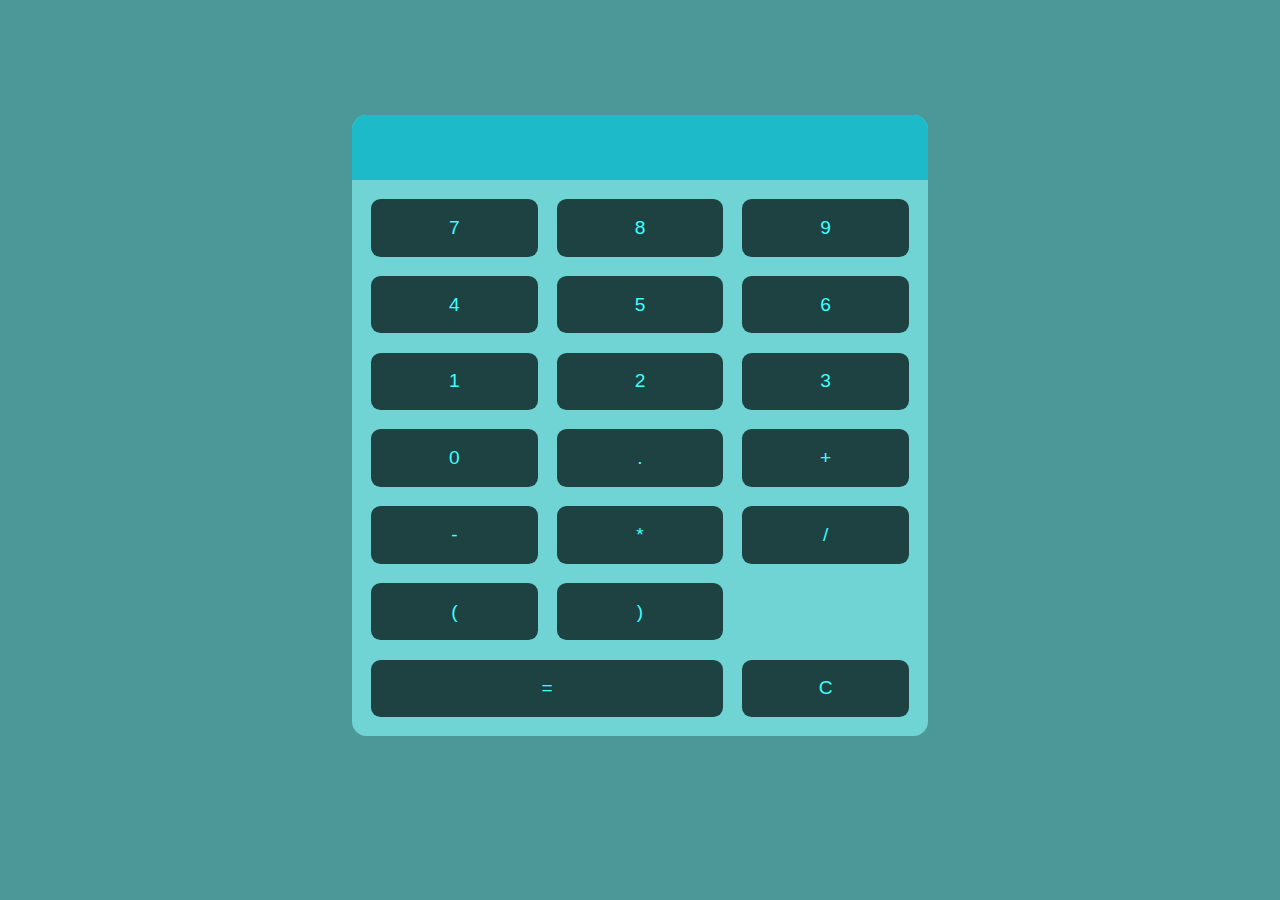
<file: lab4/calc/index.html>
<!DOCTYPE html>
<html lang="ru">

<head>
    <meta charset="UTF-8" />
    <meta name="viewport" content="width=device-width, initial-scale=1.0" />
    <link rel="stylesheet" href="style.css" />
    <script src="main.js" defer></script>
    <title>Калькулятор</title>
</head>

<body>
    <main class="container">
        <div class="calculator">
            <input class="screen" />
            <div class="buttons">
                <button class="digit" value="7">7</button>
                <button class="digit" value="8">8</button>
                <button class="digit" value="9">9</button>
                <button class="digit" value="4">4</button>
                <button class="digit" value="5">5</button>
                <button class="digit" value="6">6</button>
                <button class="digit" value="1">1</button>
                <button class="digit" value="2">2</button>
                <button class="digit" value="3">3</button>
                <button class="digit" value="0">0</button>
                <button class="digit" value=".">.</button>
                <button class="operator" value="+">+</button>
                <button class="operator" value="-">-</button>
                <button class="operator" value="*">*</button>
                <button class="operator" value="/">/</button>
                <button class="parenthesis" value="(">(</button>
                <button class="parenthesis" value=")">)</button>
                <button class="result">=</button>
                <button class="clear">C</button>
            </div>
        </div>
    </main>
</body>

</html>
</file>
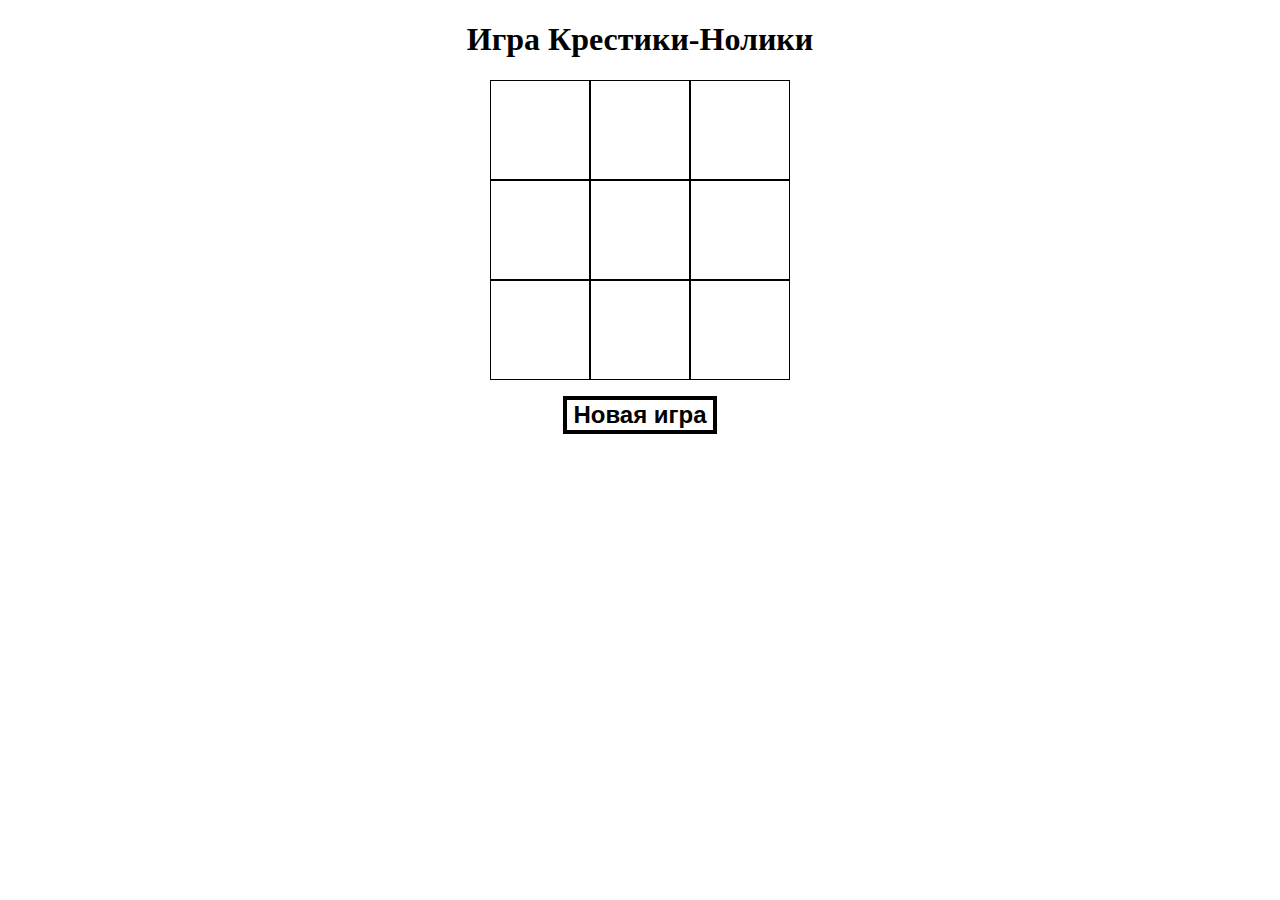
<file: lab4/tic-tac-toe/index.html>
<!DOCTYPE html>
<html lang="en">

<head>
    <meta charset="UTF-8">
    <meta name="viewport" content="width=device-width, initial-scale=1.0">
    <title>Игра Крестики-Нолики</title>
    <link rel="stylesheet" href="style.css">
</head>

<body>
    <main>
        <div id="game">
            <h1>Игра Крестики-Нолики</h1>
            <div id="board"></div>
            <button class="button">Новая игра</button>
            <div class="messages" id="messages"></div>
        </div>
    </main>
    <script src="main.js"></script>
</body>

</html>
</file>
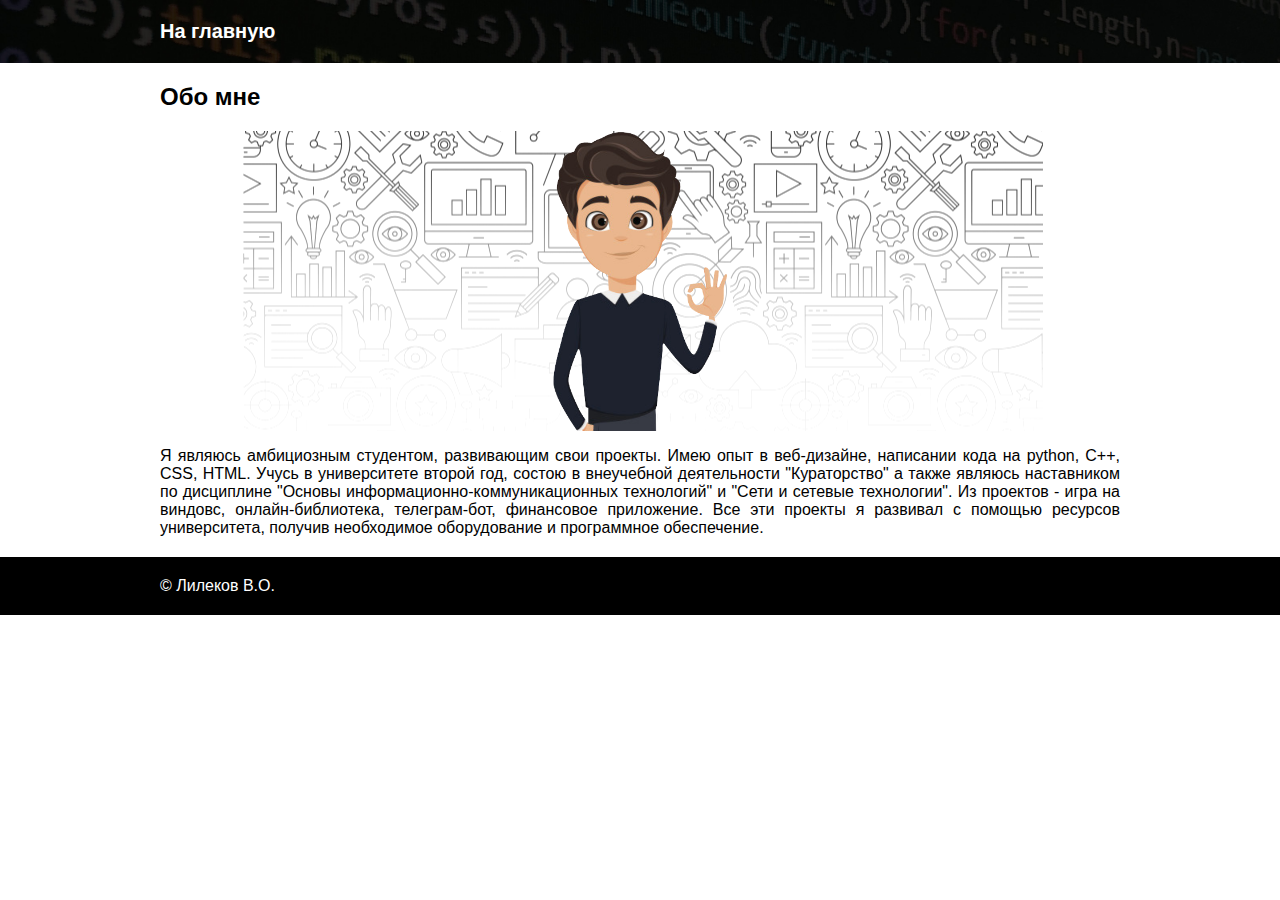
<file: lab1/about.html>
<!DOCTYPE html>
<html lang="ru">

<head>
    <meta charset="utf-8">
    <title>Разработчик сайтов</title>
    <link rel="stylesheet" href="style.css">
</head>

<body>
    <header class="header">
        <div class="container">
            <nav class="main-menu">
                <ul>
                    <li><a href="index.html">На главную</a></li>
                </ul>
            </nav>
        </div>
    </header>

    <main>
        <div class="container">
            <section id="about">
                <h2>Обо мне</h2>

                <figure class="avatar">
                    <img src="images/person.png" alt="Person">
                </figure>

                <p>
                    Я являюсь амбициозным студентом, развивающим свои проекты. Имею опыт в веб-дизайне, написании кода
                    на python, C++, CSS, HTML. Учусь в университете второй год, состою в внеучебной деятельности
                    "Кураторство" а также являюсь наставником по дисциплине "Основы информационно-коммуникационных
                    технологий" и "Сети и сетевые технологии".
                    Из проектов - игра на виндовс, онлайн-библиотека, телеграм-бот, финансовое приложение. Все эти
                    проекты я развивал с помощью ресурсов университета, получив необходимое оборудование и программное
                    обеспечение.
                </p>

            </section>
        </div>
    </main>

    <footer class="footer">
        <div class="container">
            &copy; Лилеков В.О.
        </div>
    </footer>
</body>

</html>
</file>
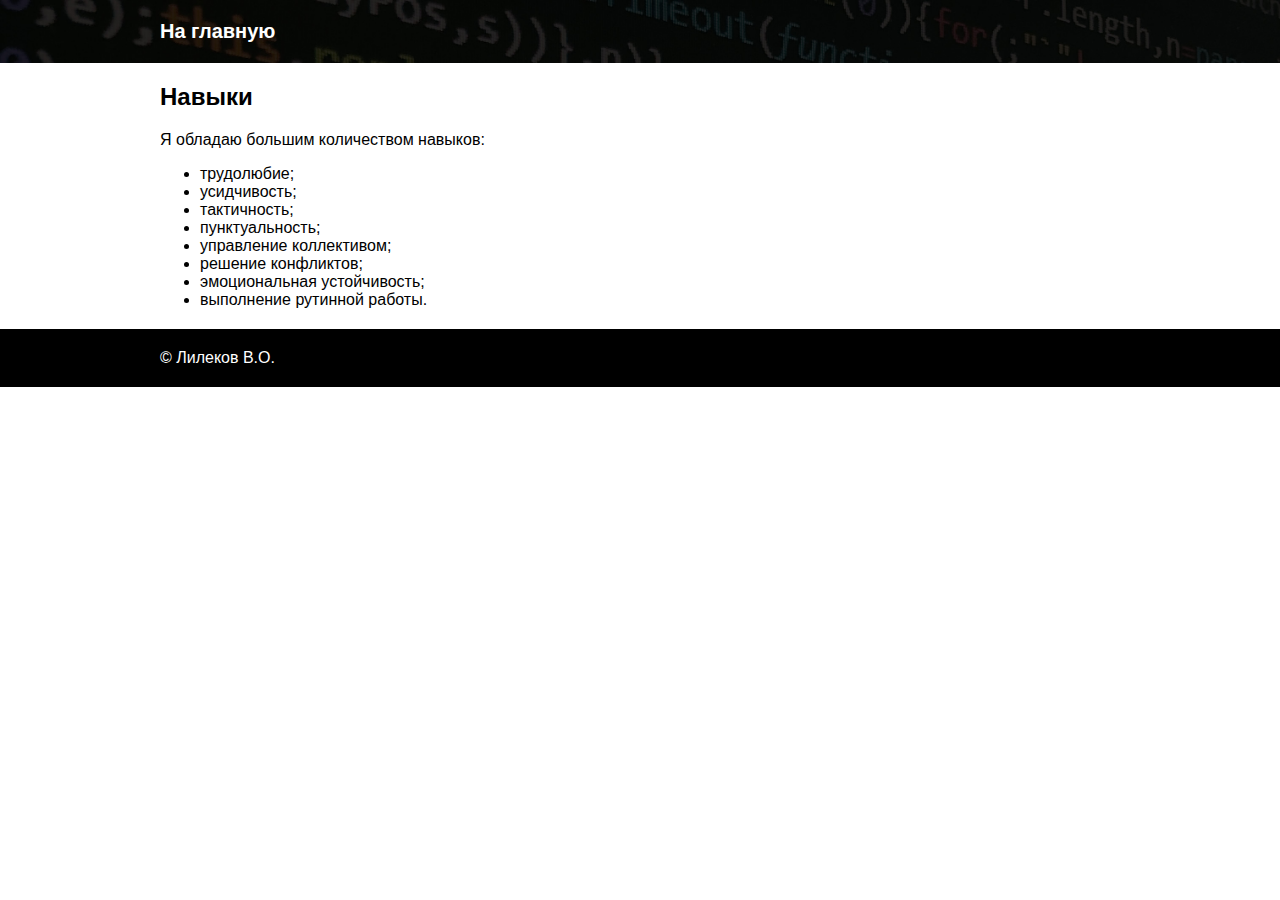
<file: lab1/skills.html>
<!DOCTYPE html>
<html lang="ru">

<head>
    <meta charset="utf-8">
    <title>Разработчик сайтов</title>
    <link rel="stylesheet" href="style.css">
</head>

<body>
    <header class="header">
        <div class="container">
            <nav class="main-menu">
                <ul>
                    <li><a href="index.html">На главную</a></li>
                </ul>
            </nav>
        </div>
    </header>

    <main>
        <div class="container">
            <section id="skills">
                <h2>Навыки</h2>

                <p>
                    Я обладаю большим количеством навыков:
                </p>
                <ul>
                    <li>трудолюбие;</li>
                    <li>усидчивость;</li>
                    <li>тактичность;</li>
                    <li>пунктуальность;</li>
                    <li>управление коллективом;</li>
                    <li>решение конфликтов;</li>
                    <li>эмоциональная устойчивость;</li>
                    <li>выполнение рутинной работы.</li>
                </ul>
            </section>
        </div>
    </main>

    <footer class="footer">
        <div class="container">
            &copy; Лилеков В.О.
        </div>
    </footer>
</body>

</html>
</file>
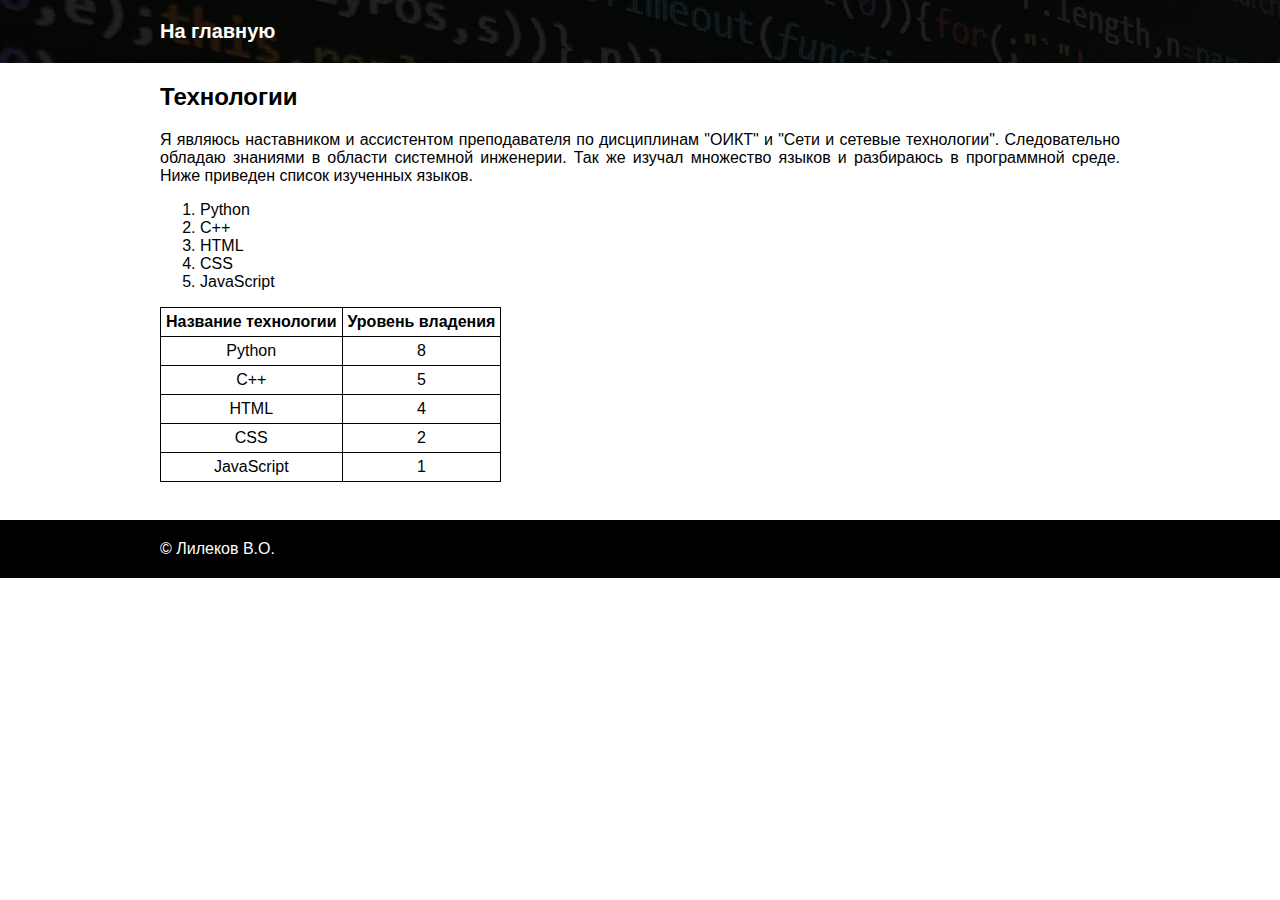
<file: lab1/techologies.html>
<!DOCTYPE html>
<html lang="ru">

<head>
    <meta charset="utf-8">
    <title>Разработчик сайтов</title>
    <link rel="stylesheet" href="style.css">
</head>

<body>
    <header class="header">
        <div class="container">
            <nav class="main-menu">
                <ul>
                    <li><a href="index.html">На главную</a></li>
                </ul>
            </nav>
        </div>
    </header>

    <main>
        <div class="container">
            <section id="technologies">
                <h2>Технологии</h2>

                <p>
                    Я являюсь наставником и ассистентом преподавателя по дисциплинам "ОИКТ" и "Сети и сетевые
                    технологии". Следовательно обладаю знаниями в области системной инженерии. Так же изучал множество
                    языков и разбираюсь в программной среде. Ниже приведен список изученных языков.
                </p>

                <ol>
                    <li>Python</li>
                    <li>C++</li>
                    <li>HTML</li>
                    <li>CSS</li>
                    <li>JavaScript</li>
                </ol>

                <table>
                    <thead>
                        <tr>
                            <th>Название технологии</th>
                            <th>Уровень владения</th>
                        </tr>
                    </thead>
                    <tbody>
                        <tr>
                            <td>Python</td>
                            <td>8</td>
                        </tr>
                        <tr>
                            <td>C++</td>
                            <td>5</td>
                        </tr>
                        <tr>
                            <td>HTML</td>
                            <td>4</td>
                        </tr>
                        <tr>
                            <td>CSS</td>
                            <td>2</td>
                        </tr>
                        <tr>
                            <td>JavaScript</td>
                            <td>1</td>
                        </tr>
                    </tbody>
                </table> <br>

            </section>
        </div>
    </main>

    <footer class="footer">
        <div class="container">
            &copy; Лилеков В.О.
        </div>
    </footer>
</body>

</html>
</file>
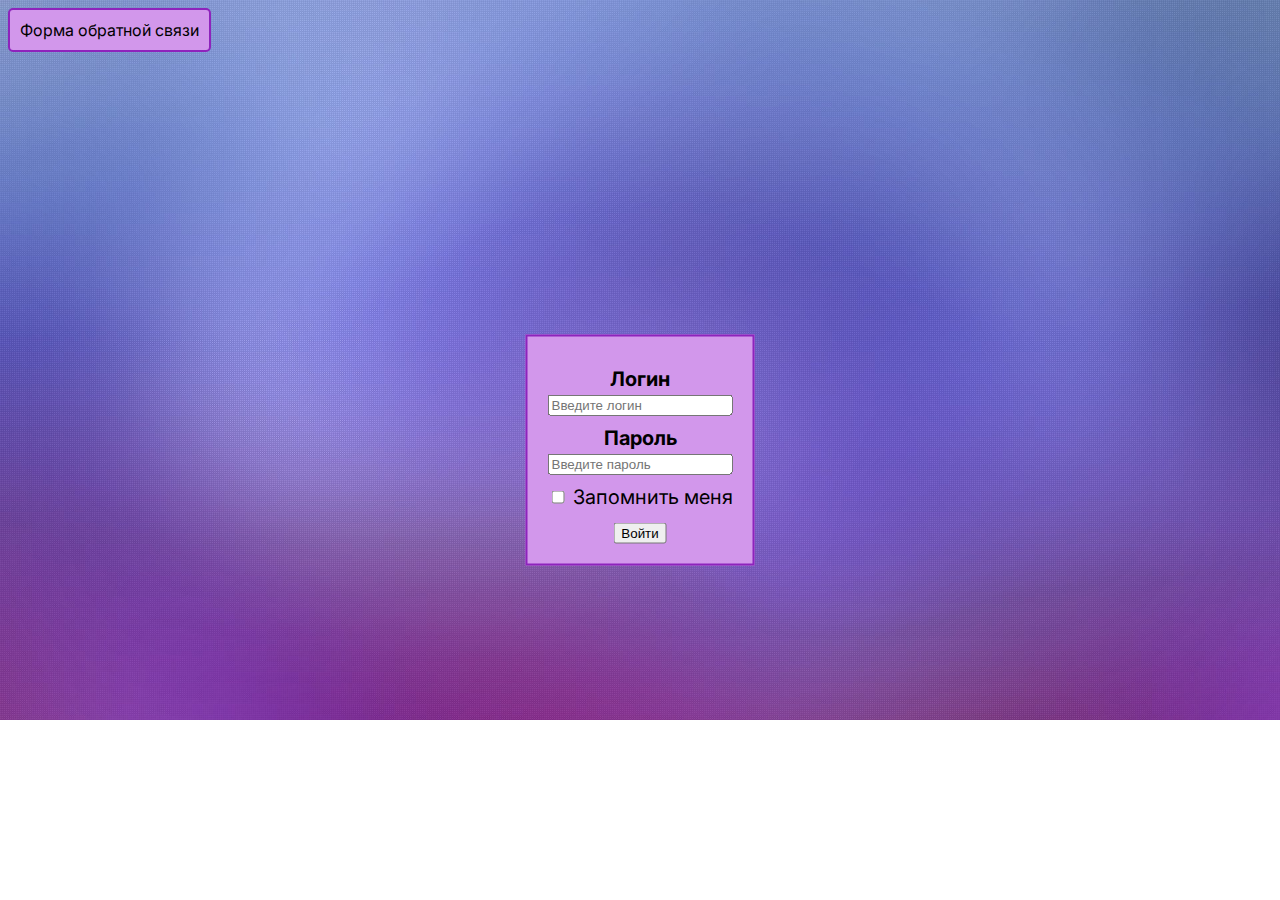
<file: lab2/auth.html>
<!DOCTYPE html>
<html lang="ru">

<head>
    <meta charset="UTF-8">
    <meta name="viewport" content="width=device-width, initial-scale=1.0">
    <link rel="preconnect" href="https://fonts.googleapis.com">
    <link rel="preconnect" href="https://fonts.gstatic.com" crossorigin>
    <link href="https://fonts.googleapis.com/css2?family=Inter&display=swap" rel="stylesheet">
    <link rel="stylesheet" href="index.css">
    <title>Вход</title>
</head>

<body class="background">
    <header>
        <a class="btn" href="index.html">Форма обратной связи</a>
    </header>
    <div class="container">
        <form action="https://httpbin.org/post" method="post">
            <div class="form-group">
                <label class="label" for="login">Логин</label>
                <input type="text" id="login" name="login" placeholder="Введите логин">
            </div>
            <div class="form-group">
                <label class="label" for="pass">Пароль</label>
                <input type="password" id="pass" name="pass" placeholder="Введите пароль">
            </div>
            <div class="form-group">
                <input type="checkbox" name="remember" id="remember">
                <label for="remember">Запомнить меня</label>
            </div>
            <button type="submit">Войти</button>
        </form>
    </div>
</body>

</html>
</file>
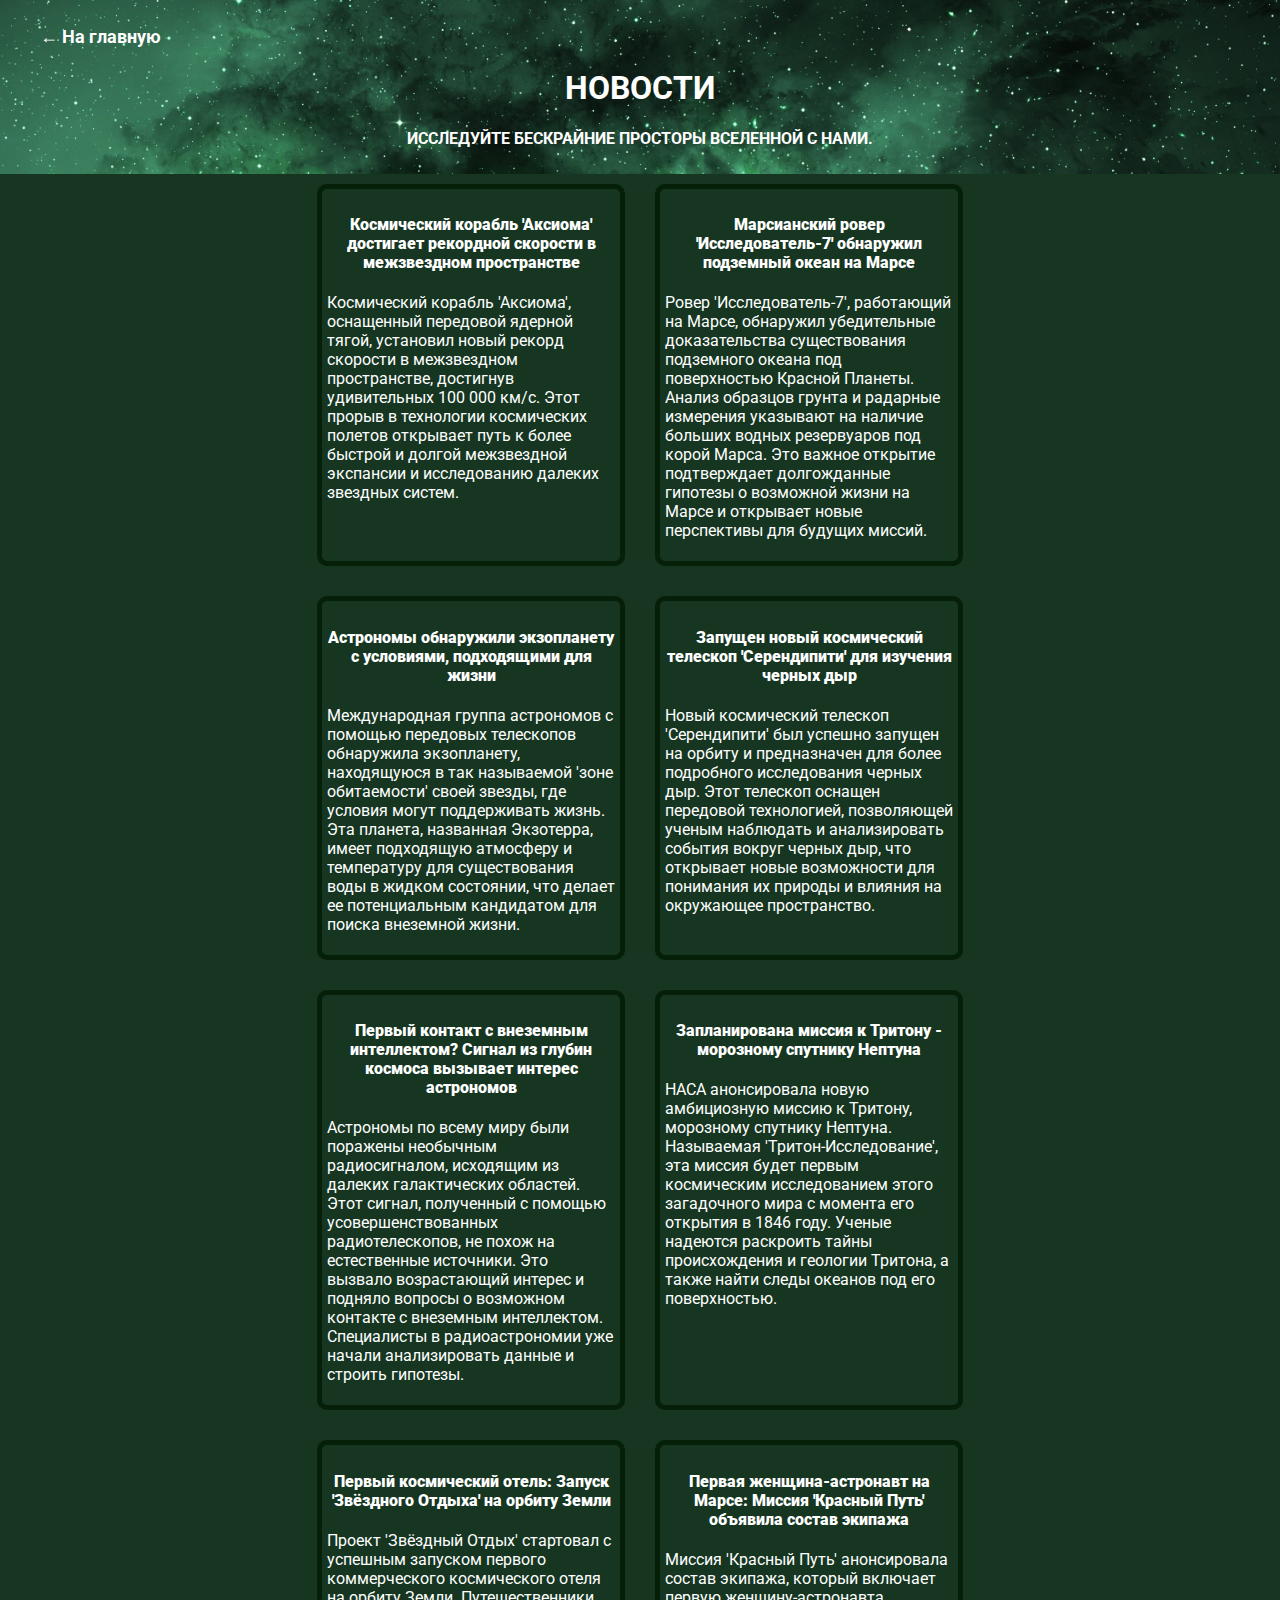
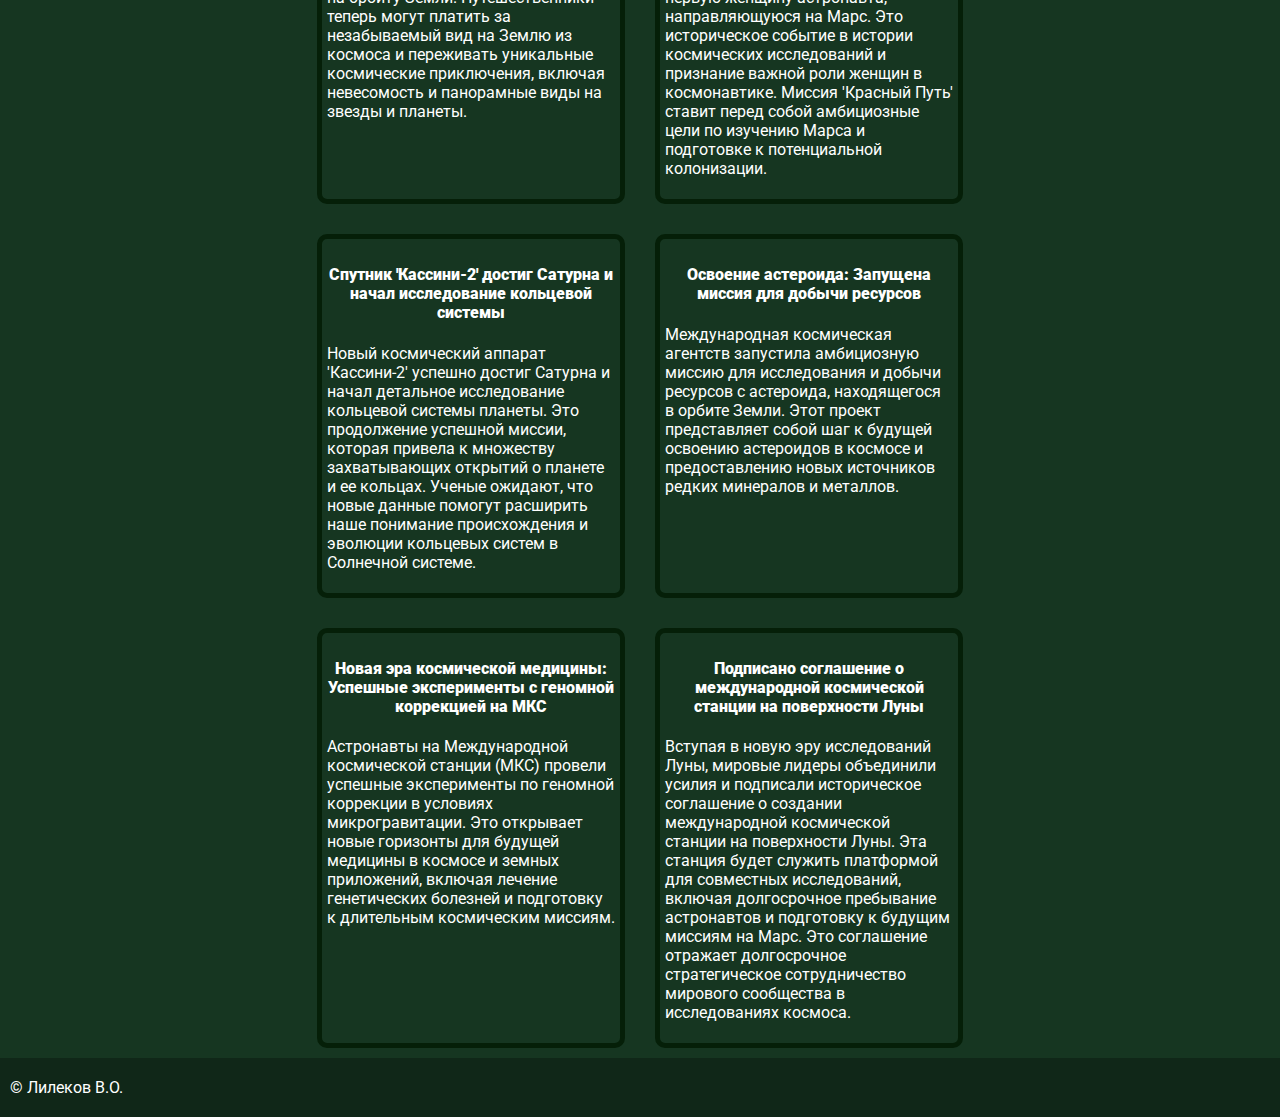
<file: lab3/news.html>
<!DOCTYPE html>
<html lang="ru">

<head>
    <meta charset="UTF-8">
    <meta name="viewport" content="width=device-width, initial-scale=1.0">
    <title>Новости</title>
    <link rel="preconnect" href="https://fonts.googleapis.com">
    <link rel="preconnect" href="https://fonts.gstatic.com" crossorigin>
    <link href="https://fonts.googleapis.com/css2?family=Roboto:wght@400;700&display=swap" rel="stylesheet">
    <link rel="stylesheet" href="style.css">
    <link media="print" rel="stylesheet" href="print.css">
</head>

<body>
    <header>
        <div>
            <nav>
                <ul>
                    <li><a href="index.html">&larr; На главную</a></li>
                </ul>
            </nav>
            <div class="text-center up">
                <h1>Новости</h1>
                <p>Исследуйте бескрайние просторы вселенной с нами.</p>
            </div>
        </div>
    </header>

    <main>
        <div class="container">

            <div class="card">
                <h4 class="text-center"><b>Космический корабль 'Аксиома' достигает рекордной скорости в межзвездном
                        пространстве</b></h4>
                <p>Космический корабль 'Аксиома', оснащенный передовой ядерной тягой, установил новый рекорд скорости в
                    межзвездном пространстве, достигнув удивительных 100 000 км/с. Этот прорыв в технологии космических
                    полетов открывает путь к более быстрой и долгой межзвездной экспансии и исследованию далеких
                    звездных систем.</p>
            </div>

            <div class="card">
                <h4 class="text-center"><b>Марсианский ровер 'Исследователь-7' обнаружил подземный океан на Марсе</b>
                </h4>
                <p> Ровер 'Исследователь-7', работающий на Марсе, обнаружил убедительные доказательства существования
                    подземного океана под поверхностью Красной Планеты. Анализ образцов грунта и радарные измерения
                    указывают на наличие больших водных резервуаров под корой Марса. Это важное открытие подтверждает
                    долгожданные гипотезы о возможной жизни на Марсе и открывает новые перспективы для будущих миссий.
                </p>
            </div>

            <div class="card">
                <h4 class="text-center"><b>Астрономы обнаружили экзопланету с условиями, подходящими для жизни</b></h4>
                <p>Международная группа астрономов с помощью передовых телескопов обнаружила экзопланету, находящуюся в
                    так называемой 'зоне обитаемости' своей звезды, где условия могут поддерживать жизнь. Эта планета,
                    названная Экзотерра, имеет подходящую атмосферу и температуру для существования воды в жидком
                    состоянии, что делает ее потенциальным кандидатом для поиска внеземной жизни. </p>
            </div>

            <div class="card">
                <h4 class="text-center"><b>Запущен новый космический телескоп 'Серендипити' для изучения черных дыр</b>
                </h4>
                <p>Новый космический телескоп 'Серендипити' был успешно запущен на орбиту и предназначен для более
                    подробного исследования черных дыр. Этот телескоп оснащен передовой технологией, позволяющей ученым
                    наблюдать и анализировать события вокруг черных дыр, что открывает новые возможности для понимания
                    их природы и влияния на окружающее пространство.</p>
            </div>

            <div class="card">
                <h4 class="text-center"><b>Первый контакт с внеземным интеллектом? Сигнал из глубин космоса вызывает
                        интерес астрономов</b></h4>
                <p>Астрономы по всему миру были поражены необычным радиосигналом, исходящим из далеких галактических
                    областей. Этот сигнал, полученный с помощью усовершенствованных радиотелескопов, не похож на
                    естественные источники. Это вызвало возрастающий интерес и подняло вопросы о возможном контакте с
                    внеземным интеллектом. Специалисты в радиоастрономии уже начали анализировать данные и строить
                    гипотезы.</p>
            </div>

            <div class="card">
                <h4 class="text-center"><b>Запланирована миссия к Тритону - морозному спутнику Нептуна</b></h4>
                <p>НАСА анонсировала новую амбициозную миссию к Тритону, морозному спутнику Нептуна. Называемая
                    'Тритон-Исследование', эта миссия будет первым космическим исследованием этого загадочного мира с
                    момента его открытия в 1846 году. Ученые надеются раскроить тайны происхождения и геологии Тритона,
                    а также найти следы океанов под его поверхностью.</p>
            </div>

            <div class="card">
                <h4 class="text-center"><b>Первый космический отель: Запуск 'Звёздного Отдыха' на орбиту Земли</b></h4>
                <p>Проект 'Звёздный Отдых' стартовал с успешным запуском первого коммерческого космического отеля на
                    орбиту Земли. Путешественники теперь могут платить за незабываемый вид на Землю из космоса и
                    переживать уникальные космические приключения, включая невесомость и панорамные виды на звезды и
                    планеты.</p>
            </div>

            <div class="card">
                <h4 class="text-center"><b>Первая женщина-астронавт на Марсе: Миссия 'Красный Путь' объявила состав
                        экипажа</b></h4>
                <p>Миссия 'Красный Путь' анонсировала состав экипажа, который включает первую женщину-астронавта,
                    направляющуюся на Марс. Это историческое событие в истории космических исследований и признание
                    важной роли женщин в космонавтике. Миссия 'Красный Путь' ставит перед собой амбициозные цели по
                    изучению Марса и подготовке к потенциальной колонизации.</p>
            </div>

            <div class="card">
                <h4 class="text-center"><b>Спутник 'Кассини-2' достиг Сатурна и начал исследование кольцевой системы</b>
                </h4>
                <p>Новый космический аппарат 'Кассини-2' успешно достиг Сатурна и начал детальное исследование
                    кольцевой системы планеты. Это продолжение успешной миссии, которая привела к множеству
                    захватывающих открытий о планете и ее кольцах. Ученые ожидают, что новые данные помогут расширить
                    наше понимание происхождения и эволюции кольцевых систем в Солнечной системе.</p>
            </div>

            <div class="card">
                <h4 class="text-center"><b>Освоение астероида: Запущена миссия для добычи ресурсов</b></h4>
                <p>Международная космическая агентств запустила амбициозную миссию для исследования и добычи ресурсов с
                    астероида, находящегося в орбите Земли. Этот проект представляет собой шаг к будущей освоению
                    астероидов в космосе и предоставлению новых источников редких минералов и металлов.</p>
            </div>

            <div class="card">
                <h4 class="text-center"><b>Новая эра космической медицины: Успешные эксперименты с геномной коррекцией
                        на МКС</b></h4>
                <p>Астронавты на Международной космической станции (МКС) провели успешные эксперименты по геномной
                    коррекции в условиях микрогравитации. Это открывает новые горизонты для будущей медицины в космосе и
                    земных приложений, включая лечение генетических болезней и подготовку к длительным космическим
                    миссиям.</p>
            </div>

            <div class="card">
                <h4 class="text-center"><b>Подписано соглашение о международной космической станции на поверхности
                        Луны</b></h4>
                <p>Вступая в новую эру исследований Луны, мировые лидеры объединили усилия и подписали историческое
                    соглашение о создании международной космической станции на поверхности Луны. Эта станция будет
                    служить платформой для совместных исследований, включая долгосрочное пребывание астронавтов и
                    подготовку к будущим миссиям на Марс. Это соглашение отражает долгосрочное стратегическое
                    сотрудничество мирового сообщества в исследованиях космоса.
                </p>
            </div>
        </div>
    </main>

    <footer>
        &copy; Лилеков В.О.
    </footer>
</body>

</html>
</file>
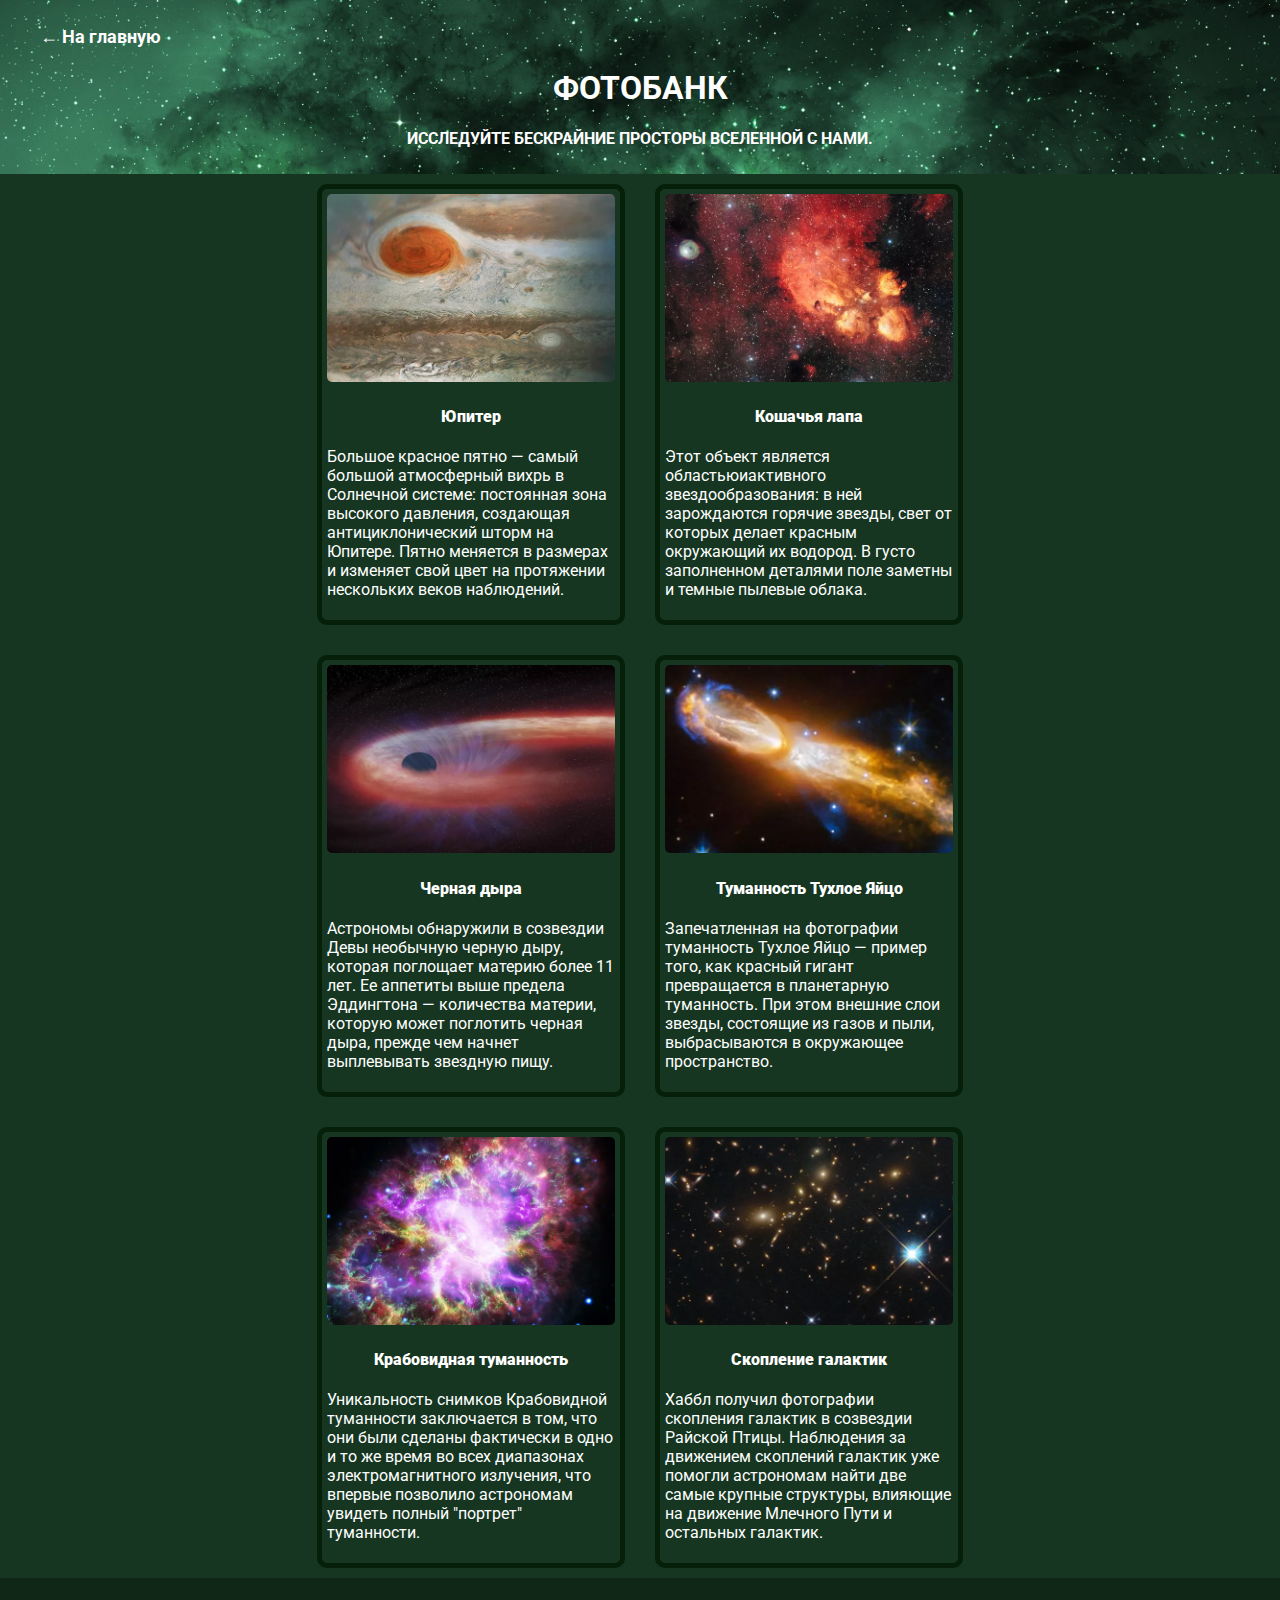
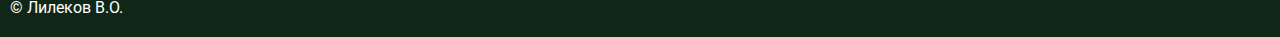
<file: lab3/photos.html>
<!DOCTYPE html>
<html lang="ru">

<head>
    <meta charset="UTF-8">
    <meta name="viewport" content="width=device-width, initial-scale=1.0">
    <title>Фотобанк</title>
    <link rel="preconnect" href="https://fonts.googleapis.com">
    <link rel="preconnect" href="https://fonts.gstatic.com" crossorigin>
    <link href="https://fonts.googleapis.com/css2?family=Roboto:wght@400;700&display=swap" rel="stylesheet">
    <link rel="stylesheet" href="style.css">
    <link media="print" rel="stylesheet" href="print.css">
</head>

<body>
    <header>
        <div>
            <nav>
                <ul>
                    <li><a href="index.html">&larr; На главную</a></li>
                </ul>
            </nav>
            <div class="text-center up">
                <h1>Фотобанк</h1>
                <p>Исследуйте бескрайние просторы вселенной с нами.</p>
            </div>
        </div>
    </header>

    <main>
        <div class="container">

            <div class="card">
                <img src="images/jupiter.png" alt="Красное пятно Юпитера">
                <h4 class="text-center"><b>Юпитер</b></h4>
                <p>Большое красное пятно — самый большой атмосферный вихрь в Солнечной системе: постоянная зона
                    высокого давления, создающая антициклонический шторм на Юпитере. Пятно меняется в размерах и
                    изменяет свой цвет на протяжении нескольких веков наблюдений.</p>
            </div>

            <div class="card">
                <img src="images/catpalm.png" alt="Кошачья лапа">
                <h4 class="text-center"><b>Кошачья лапа</b></h4>
                <p> Этот объект является областьюиактивного звездообразования: в ней зарождаются горячие звезды, свет от
                    которых делает красным окружающий их водород. В густо заполненном деталями поле заметны и темные
                    пылевые облака. </p>
            </div>

            <div class="card">
                <img src="images/blackhole.png" alt="Черная дыра">
                <h4 class="text-center"><b>Черная дыра</b></h4>
                <p> Астрономы обнаружили в созвездии Девы необычную черную дыру, которая
                    поглощает материю более 11 лет. Ее аппетиты выше предела Эддингтона —
                    количества материи, которую может поглотить черная дыра, прежде чем
                    начнет выплевывать звездную пищу. </p>
            </div>

            <div class="card">
                <img src="images/stinkyegg.png" alt="Туманность Тухлое Яйцо">
                <h4 class="text-center"><b>Туманность Тухлое Яйцо</b></h4>
                <p> Запечатленная на фотографии туманность Тухлое Яйцо — пример того, как красный гигант
                    превращается в планетарную туманность. При этом внешние слои звезды, состоящие из газов и пыли,
                    выбрасываются в окружающее пространство. </p>
            </div>

            <div class="card">
                <img src="images/crab.png" alt="Крабовидная туманность">
                <h4 class="text-center"><b>Крабовидная туманность</b></h4>
                <p>Уникальность снимков Крабовидной туманности заключается в том, что они были сделаны
                    фактически в одно и то же время во всех диапазонах электромагнитного излучения, что впервые
                    позволило астрономам увидеть полный "портрет" туманности.</p>
            </div>

            <div class="card">
                <img src="images/bird.png" alt="Скопление галактик в Райской Птице">
                <h4 class="text-center"><b>Скопление галактик</b></h4>
                <p>Хаббл получил фотографии скопления галактик в
                    созвездии Райской Птицы. Наблюдения за движением скоплений галактик уже
                    помогли астрономам найти две самые крупные структуры, влияющие на движение Млечного
                    Пути и остальных галактик.
                </p>
            </div>
        </div>
    </main>

    <footer>
        &copy; Лилеков В.О.
    </footer>
</body>

</html>
</file>
<file: lab1/style.css>
body {
    margin: 0;
    font-family: 'Roboto', sans-serif;
}

.main-menu ul {
    list-style: none;
    padding: 0;
    margin: 0;
}

.main-menu li {
    display: inline;
    margin-right: 10px;
}

.main-menu li:last-child {
    margin-right: 0;
}

.header {
    background-color: black;
    color: white;
    padding: 20px 0;
    font-size: 1.25rem;
    font-weight: bold;
    background-image: url(images/background.jpg);
    background-repeat: no-repeat;
    background-size: cover;
}

.container {
    max-width: 75%;
    margin: 0 auto;
}

.main-menu a {
    text-decoration: none;
    color: white;
}

main p {
    text-align: justify;
}

p {
    text-align: left;
}

.footer {
    background-color: black;
    color: white;
    padding: 20px 0;
    margin-top: 20px;
}

.avatar {
    height: 300px;
    text-align: center;
    background-image: url(images/background1.png);
    background-repeat: no-repeat;
    background-position: center;
}

.avatar img {
    height: 100%;
}

.btn {
    text-decoration: none;
    color: black;
    border: 2px solid black;
    padding: 10px;
    border-radius: 5px;
    display: inline-block;
    transition: color 1s, border-color 1s;
}

.btn-white {
    color: white;
    border-color: white;
}


.btn:hover {
    color: blue;
    border-color: blue;
}

table {
    border-collapse: collapse;
}

table,
th,
td {
    border: 1px solid black;
}

th,
td {
    text-align: center;
    padding: 5px;
}

.text-center {
    text-align: center;
}

.text-upper {
    text-transform: uppercase;
}

html {
    scroll-behavior: smooth;
}
</file>
<file: lab2/index.css>
.form-group {
    margin-bottom: 10px;
    margin-top: 10px;
}

.label {
    display: block;
    font-weight: bold;
}

.container {
    max-width: 300px;
    font-size: 20px;
    padding: 20px;
    border: 2px solid rgb(142, 35, 188);
    background-color: rgb(210, 151, 235);
    text-align: center;
    position: absolute;
    top: 50%;
    left: 50%;
    transform: translate(-50%, -50%);
}

body {
    font-family: 'Inter';
}

.background {
    background-image: url(images/background.png);
    background-repeat: no-repeat;
    background-size: cover;
}

.btn {
    text-decoration: none;
    color: black;
    border: 2px solid rgb(142, 35, 188);
    background-color: rgb(210, 151, 235);
    padding: 10px;
    border-radius: 5px;
    display: inline-block;
    transition: color 1s, border-color 1s;
}
</file>
<file: lab3/style.css>
body {
    margin: 0;
    font-family: 'Roboto', sans-serif;
    background-color: rgb(22, 54, 33);
    color: white;
}

.text-center {
    text-align: center;
}

.up {
    text-transform: uppercase;
}

header {
    background-image: url("images/background.png");
    background-size: cover;
    background-repeat: no-repeat;
    color: white;
    padding: 10px 0;
    font-weight: bold;
}



header li {
    display: inline;
    margin-right: 10px;
}

header a {
    text-decoration: none;
    color: white;
    font-size: large;
}

main {
    padding: 10px;
    max-width: 75%;
    margin: 0 auto;
}

footer {
    margin-bottom: 0 auto;
    padding: 20px 0;
    background-color: rgb(16, 39, 24);
    padding-left: 10px;
}

html {
    scroll-behavior: smooth;
}

main p {
    text-align: left;
}

.btn {
    text-decoration: none;
    color: rgb(255, 255, 255);
    border: 2px solid rgb(255, 255, 255);
    padding: 10px;
    border-radius: 5px;
    display: inline-block;
    transition: color 0.5s, border-color 0.5s;
}

.btn:hover {
    color: rgb(8, 100, 20);
    border-color: rgb(8, 100, 20);
}

.container {
    display: flex;
    flex-wrap: wrap;
    justify-content: center;
    gap: 30px;
}

.card {
    border: solid 5px;
    border-radius: 10px;
    border-color: rgb(5, 31, 8);
    width: 30%;
    padding: 5px;
}

img {
    border-radius: 5px;
    width: 100%;
}
</file>
<file: lab3/print.css>
body {
    background-color: #ffffff;
    color: black;
}

h1,
header,
footer {
    display: none;
}
</file>
<file: lab5/styles.css>
body {
    margin: 0;
    background-color: #F2F5F1;
}

.header {
    background-color: #1d3557;
    color: white;
    font-size: 40px;
    padding: 20px;
    padding-left: 50px;
}

.header>nav {
    display: flex;
}

.title {
    margin-left: 20px;
}

.logo {
    max-height: 50px;
}

.container {
    max-width: 1000px;
    margin: 0 auto;
    padding: 0 20px;
}

.facts-list-item {
    margin-top: 20px;
    background-color: #d7d7d7;
}

.item-content {
    padding: 20px;
}

.item-footer {
    display: flex;
    padding: 10px;
    background-color: #1d3557;
    color: white;
    font-weight: bold;
}

.author-name {
    flex-grow: 1;
}

.upvotes {
    background-image: url('images/upvote_white.png');
    background-position: left;
    background-size: contain;
    background-repeat: no-repeat;
    padding-left: 30px;
}

.pagination-info {
    margin-top: 20px;
    font-weight: bold;
    display: flex;
}

.current-interval-info {
    margin-left: auto;
}

.per-page-btn {
    background-color: white;
    font-size: 20px;
    border: 1px solid black;
}

.pagination {
    display: flex;
    justify-content: space-between;
    margin: 40px 0;
    height: 40px;
}

.btn {
    background-color: #e63946;
    padding: 0 10px;
    font-size: 100%;
    font-weight: bold;
    color: white;
    outline: none;
    cursor: pointer;
    height: 100%;
    border: 5px solid #e63946;
    box-sizing: border-box;
}

.btn:hover {
    background-color: #F2F5F1;
    color: black;
}

.active {
    background-color: #F2F5F1;
    color: black;
}

.first-page-btn,
.last-page-btn {
    width: 250px;
}

.pages-btns>button {
    margin-right: 5px;
}

.search-form {
    margin: 40px 0;
    display: flex;
}

.search-content {
    flex-grow: 1;
    border: 5px solid #e63946;
    box-sizing: border-box;
    font-size: 100%;
    outline: none;
    display: flex;
    position: relative;
}

.search-field {
    border: none;
    outline: none;
    padding: 0 20px;
    height: 40px;
    flex-grow: 1;
}

.search-btn {
    padding: 0 20px;
    font-size: 100%;
    font-weight: bold;
    background-color: #e63946;
    border: 5px solid #e63946;
    border-left: none;
    color: white;
    outline: none;
    cursor: pointer;
    box-sizing: border-box;
    height: 50px;
}

.search-btn:hover {
    background-color: #F2F5F1;
    color: black;
}

.request-hints {
    width: 100%;
    position: absolute;
    top: 40px;
    border: 5px solid #e63946;
    background-color: white;
    border-top: none;
    left: -4.5px;
}

.request-hints-item {
    padding: 0 20px;
    margin-bottom: 5px;
    cursor: pointer;
    transition: background-color .3s ease-in;
}

.request-hints-item:hover {
    background-color: rgb(255, 154, 120);
    color: black;
}
</file>
<file: lab6/styles.css>
.custom-bg-body {
    background: linear-gradient(168deg, rgb(23, 0, 36) 0%, rgb(77, 23, 128) 53%, rgb(77, 3, 173)82%, rgb(79, 3, 173) 100%);
}

.features-bg {
    background: linear-gradient(168deg, rgb(123, 107, 133) 0%, rgb(75, 44, 101) 53%, rgb(51, 16, 99) 82%, rgb(79, 3, 173)100%);
}

.custom-text-color {
    background: radial-gradient(circle, rgb(14, 0, 36) 0%, rgb(59, 9, 121) 53%, rgb(64, 0, 99) 100%);
}
</file>
<file: lab4/calc/style.css>
*,
*::before,
*::after {
    margin: 0;
    padding: 0;
    text-decoration: none;
    list-style-type: none;
    box-sizing: border-box;
}

html {
    font-size: 60%;
}

body {
    font-family: monospace;
    color: #EDE8E8;
    background-color: rgba(0, 107, 107, 0.7);
    min-height: 100vh;
    display: flex;
    flex-direction: column;
    overflow-x: hidden;
    scroll-behavior: smooth;
}

main {
    display: block;
    width: 100%;
}

.container {
    max-width: 60rem;
    width: 100%;
    margin: 12rem auto;
    display: flex;
    align-items: center;
    justify-content: center;
    position: relative;
}

.calculator {
    width: 100%;
    background-color: rgb(113, 212, 212);
    border-radius: 1.5rem;
    overflow: hidden;
}

.screen {
    width: 100%;
    font-size: 5rem;
    border: none;
    background-color: rgb(29, 187, 201);
    color: rgb(0, 0, 0);
    text-align: right;
    padding: 1rem 3rem 0 3rem;
}

.buttons {
    display: grid;
    grid-template-columns: repeat(3, 1fr);
    grid-gap: 2rem;
    padding: 2rem;
}

.digit,
.operator,
.clear,
.result,
.parenthesis {
    height: 6rem;
    border-radius: 1rem;
    font-size: 2rem;
    border: 0;
    background-color: rgb(30, 66, 66);
    cursor: pointer;
    color: rgb(60, 255, 255);
    transition: background-color .1s ease-in-out;
}

.digit:hover,
.operator:hover,
.clear:hover,
.result:hover,
.parenthesis:hover {
    background-color: #084c69;
}

.result {
    grid-column-start: span 2;
}
</file>
<file: lab4/tic-tac-toe/style.css>
#game {
    width: 500px;
    height: 500px;
    margin: auto;
    text-align: center;
}

#board {
    height: 300px;
    width: 300px;
    margin: auto;
}

.cell {
    float: left;
    width: 100px;
    height: 100px;
    border: solid 1px black;
    box-sizing: border-box;
    font-size: 52pt;
}

.message {
    width: 20rem;
    padding: 1rem;
    margin: 0.5rem auto;
    border-style: solid;
    border-width: 2px;
    border-radius: 5px;
}

.good {
    background-color: #0d0;
    border-color: #090;
}

.bad {
    background-color: #f00;
    border-color: #900;
}

#game>button {
    margin-top: 1rem;
    border: solid 4px black;
    background-color: white;
    font-weight: bold;
    font-size: 18pt;
}
</file>
<file: 5/styles.css>
.actions>* {
    margin-right: 0.5rem;
}

.actions>*:last-child {
    margin-right: 0;
}

.actions i {
    font-family: FontAwesome;
}

.move-to-do,
.move-done,
.move-to-do:hover,
.move-done:hover {
    text-decoration: none;
    color: black;
}

.task:hover .actions {
    visibility: visible !important;
}

#to-do-list .move-to-do,
#done-list .move-done {
    display: none;
}
</file>
